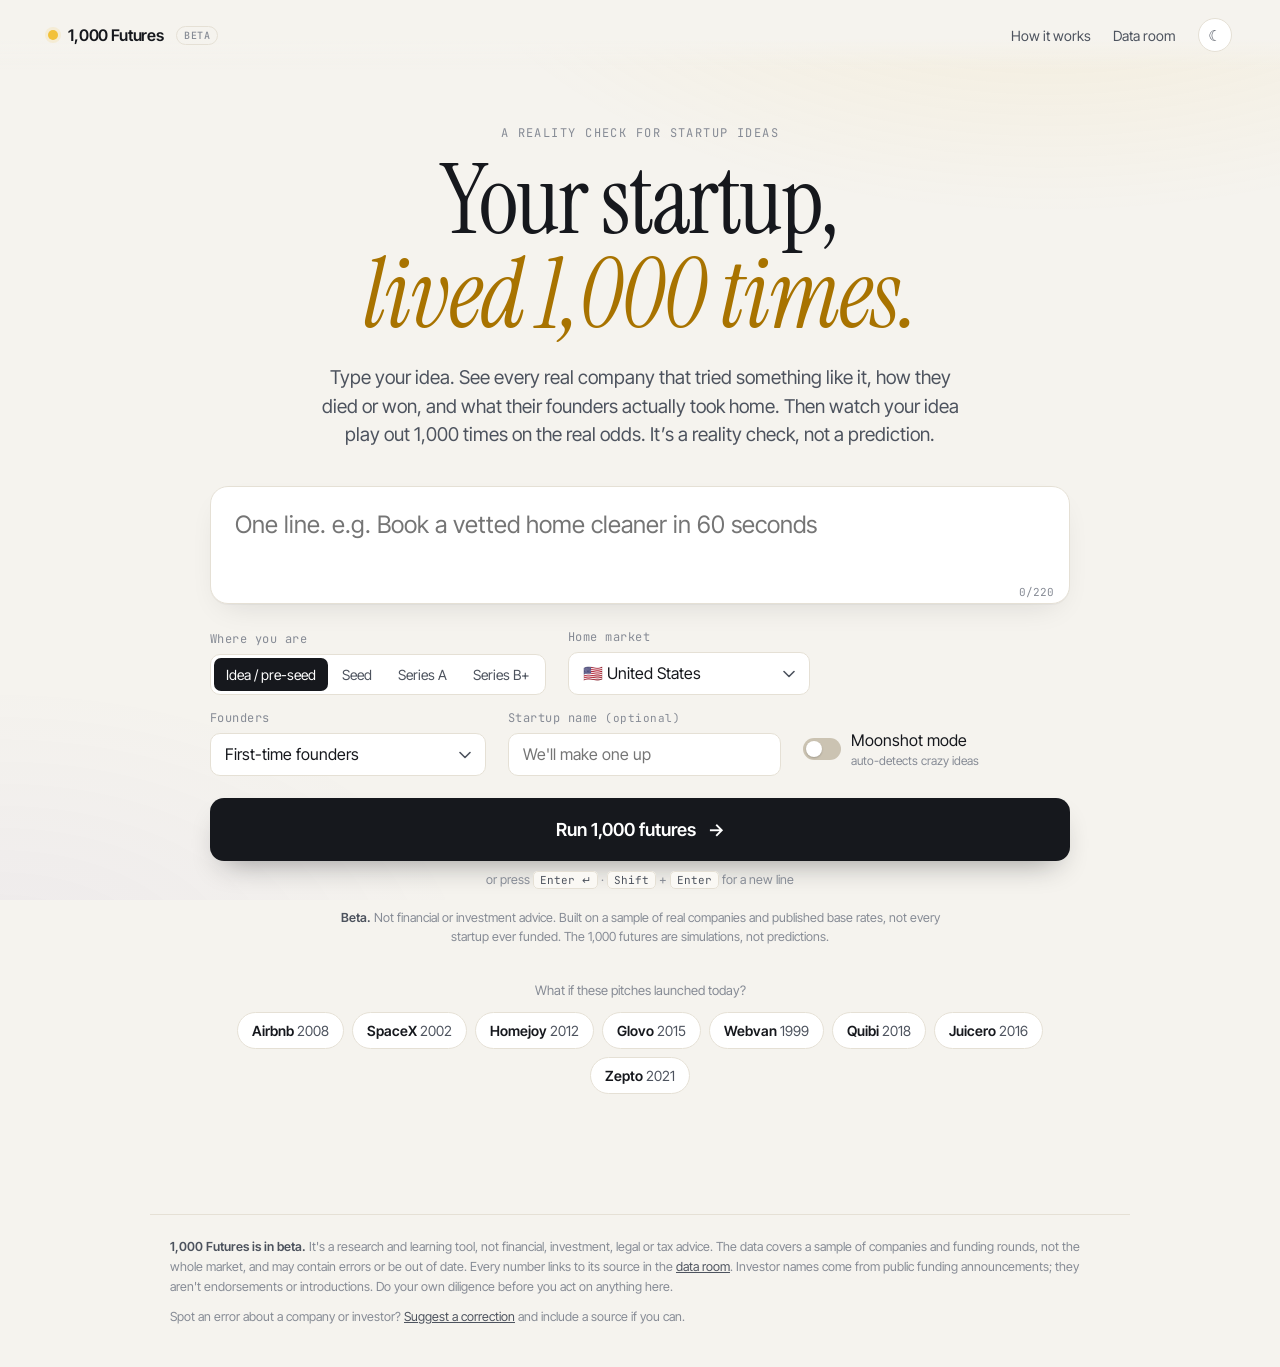
<file: index.html>
<!doctype html>
<html lang="en">
<head>
<meta charset="utf-8">
<script>try{if(localStorage.getItem('theme')==='dark')document.documentElement.dataset.theme='dark'}catch(e){}</script>
<meta name="viewport" content="width=device-width, initial-scale=1, viewport-fit=cover">
<title>1,000 Futures</title>
<meta name="description" content="Type your startup idea and watch it live 1,000 lives. Every death and every win comes from real startup history, with sources.">
<meta property="og:type" content="website">
<meta property="og:site_name" content="1,000 Futures">
<meta property="og:title" content="1,000 Futures: a reality check for startup ideas">
<meta property="og:description" content="Type an idea. See the real companies that tried it, how they died, who funds the space, and 1,000 simulated futures. Every number sourced.">
<meta property="og:url" content="https://aalind0.github.io/1000-futures/">
<meta property="og:image" content="https://aalind0.github.io/1000-futures/og.png">
<meta property="og:image:width" content="1200">
<meta property="og:image:height" content="630">
<meta property="og:image:alt" content="Your startup, lived 1,000 times: a grid of 1,000 dots, most red for futures that died, a few gold for unicorns.">
<meta name="twitter:card" content="summary_large_image">
<link rel="canonical" href="https://aalind0.github.io/1000-futures/">
<meta name="theme-color" content="#07080d">
<link rel="icon" href="data:image/svg+xml,%3Csvg xmlns='http://www.w3.org/2000/svg' viewBox='0 0 64 64'%3E%3Crect width='64' height='64' rx='14' fill='%2307080d'/%3E%3Ccircle cx='32' cy='32' r='11' fill='%23ffd84d'/%3E%3Ccircle cx='14' cy='16' r='3' fill='%23c4deff'/%3E%3Ccircle cx='50' cy='14' r='3' fill='%23ff5a4e'/%3E%3Ccircle cx='52' cy='48' r='3' fill='%23c4deff'/%3E%3Ccircle cx='12' cy='50' r='3' fill='%23ff5a4e'/%3E%3C/svg%3E">
<link rel="preconnect" href="https://fonts.googleapis.com">
<link rel="preconnect" href="https://fonts.gstatic.com" crossorigin>
<link href="https://fonts.googleapis.com/css2?family=Instrument+Serif:ital@0;1&family=Inter+Tight:wght@400;500;600;700&family=JetBrains+Mono:wght@400;500&display=swap" rel="stylesheet">
<link rel="stylesheet" href="styles.css">
</head>
<body>
<div class="stars" aria-hidden="true"></div>

<header class="topbar">
  <a class="brand" href="./"><span class="brand-dot"></span>1,000 Futures<span class="beta" title="Early version: the data is a sample and still growing">Beta</span></a>
  <nav>
    <a href="#how" data-scroll>How it works</a>
    <a href="data.html">Data room</a>
    <button class="theme-toggle" id="themeToggle" type="button" aria-label="Switch to dark mode" title="Switch to dark mode">☾</button>
  </nav>
</header>

<main>
  <!-- 1. PITCH -->
  <section id="pitch" class="screen pitch">
    <p class="eyebrow">A reality check for startup ideas</p>
    <h1>Your startup,<br><em>lived 1,000 times.</em></h1>
    <p class="lede">Type your idea. See every real company that tried something like it, how they died or won, and what their founders actually took home. Then watch your idea play out 1,000 times on the real odds. It’s a reality check, not a prediction.</p>

    <form id="pitchForm" autocomplete="off">
      <div class="idea-box">
        <textarea id="idea" rows="2" maxlength="220" placeholder="One line. e.g. Book a vetted home cleaner in 60 seconds" required></textarea>
        <span class="count" id="ideaCount">0/220</span>
      </div>

      <div class="controls">
        <div class="field">
          <span class="field-label">Where you are</span>
          <div class="seg" id="stageSeg" role="radiogroup" aria-label="Stage">
            <button type="button" data-v="pre_seed" class="on">Idea / pre-seed</button>
            <button type="button" data-v="seed">Seed</button>
            <button type="button" data-v="A">Series A</button>
            <button type="button" data-v="B">Series B+</button>
          </div>
        </div>
        <div class="field">
          <label class="field-label" for="market">Home market</label>
          <select id="market"></select>
        </div>
        <div class="field">
          <label class="field-label" for="founders">Founders</label>
          <select id="founders">
            <option value="first">First-time founders</option>
            <option value="repeat_win">Repeat founders with an exit</option>
            <option value="repeat_fail">Repeat founders, last one failed</option>
          </select>
        </div>
        <div class="field">
          <label class="field-label" for="startupName">Startup name <span class="opt">(optional)</span></label>
          <input id="startupName" class="text-in" type="text" maxlength="40" placeholder="We'll make one up">
        </div>
        <label class="moon-toggle" title="Moonshots die more often, take longer, and win bigger">
          <input type="checkbox" id="moon">
          <span class="switch" aria-hidden="true"></span>
          <span>Moonshot mode <small id="moonHint">auto-detects crazy ideas</small></span>
        </label>
      </div>

      <button class="run" type="submit"><span>Run 1,000 futures</span><span class="arrow">→</span></button>
      <p class="enter-hint">or press <kbd>Enter ↵</kbd> · <kbd>Shift</kbd> + <kbd>Enter</kbd> for a new line</p>
    </form>
    <p class="disclaimer" id="disclaimer"><b>Beta.</b> Not financial or investment advice. Built on a sample of real companies and published base rates, not every startup ever funded. The 1,000 futures are simulations, not predictions.</p>

    <div class="presets">
      <span class="presets-label">What if these pitches launched today?</span>
      <div id="presetChips" class="chips"></div>
    </div>
  </section>

  <!-- 2. READING -->
  <section id="reading" class="screen reading" hidden>
    <div class="reading-box">
      <p class="eyebrow">Reading your idea</p>
      <blockquote id="readIdea"></blockquote>
      <ol id="readLines" class="read-lines"></ol>
    </div>
  </section>

  <!-- 3. SIMULATION -->
  <section id="sim" class="screen sim" hidden>
    <div class="sim-head">
      <div class="sim-title">
        <p class="eyebrow" id="simMeta"></p>
        <p class="sim-idea" id="simIdea"></p>
      </div>
      <div class="year-wrap"><span class="year-label">Year</span><span class="year" id="year">2026</span></div>
    </div>
    <div class="counters">
      <div class="ctr alive"><b id="cAlive">1000</b><span>still alive</span></div>
      <div class="ctr dead"><b id="cDead">0</b><span>died</span></div>
      <div class="ctr exited"><b id="cExit">0</b><span>exited</span></div>
      <div class="ctr gold"><b id="cUni">0</b><span>hit $1B+</span></div>
    </div>
    <div class="stage-wrap">
      <canvas id="mv" aria-label="1,000 simulated futures moving through funding rounds"></canvas>
      <div class="tip" id="tip" hidden></div>
      <div class="winter-flash" id="winterFlash" hidden></div>
    </div>
    <div class="timebar">
      <span class="tl-y">2026</span>
      <input type="range" id="scrub" min="0" max="120" step="0.25" value="0" aria-label="Scrub through the ten years">
      <span class="tl-y">2036</span>
    </div>
    <div class="sim-foot">
      <div class="playback">
        <button id="btnPause" class="ghost">Pause</button>
        <div class="seg small" id="speedSeg">
          <button type="button" data-v="1" class="on">1×</button>
          <button type="button" data-v="2">2×</button>
          <button type="button" data-v="4">4×</button>
        </div>
        <button id="btnSkip" class="ghost">Skip to the end</button>
        <span class="keys">space pause · ←/→ scrub · S skip</span>
      </div>
      <ol class="ticker" id="ticker" aria-live="polite"></ol>
    </div>
  </section>

  <!-- 4. RESULTS -->
  <section id="results" class="results" hidden>
    <div class="brief" id="pBrief">
      <p class="eyebrow" id="briefEyebrow">The brief</p>
      <h2 class="brief-idea" id="briefIdea"></h2>
      <p class="brief-space" id="briefSpace"></p>
      <div class="brief-grid" id="briefGrid"></div>
      <div class="actions">
        <button id="btnShare" class="primary">Get my share card</button>
        <button id="btnChallenge" class="ghost">Challenge a friend</button>
        <button id="btnNew" class="ghost">New idea</button>
      </div>
    </div>

    <div class="panel" id="pComps">
      <h3>Who already tried this <span class="evidence" id="compsEv"></span></h3>
      <p class="panel-sub" id="triedSub">The real companies closest to your idea: who they were, how they ended, and the sources. Tap any one for its rounds and story.</p>
      <div id="comps" class="comps"></div>
    </div>

    <div class="panel grave-panel" id="pGrave">
      <h3>The graveyard <span class="evidence" id="graveEv"></span></h3>
      <p class="panel-sub" id="graveSub"></p>
      <div class="grave-causes" id="graveCauses"></div>
      <div class="graves" id="graves"></div>
    </div>

    <div class="panel version-panel" id="pVersion">
      <h3>What version of this idea wins <span class="evidence" id="versionEv"></span></h3>
      <p class="version-headline" id="versionHeadline"></p>
      <ul class="version-verdicts" id="versionVerdicts"></ul>
      <p class="panel-sub" id="versionSub"></p>
      <div class="vs-table" id="versionTable"></div>
      <h4 class="sub-h">What the winners did</h4>
      <div class="winners" id="versionWinners"></div>
      <h4 class="sub-h">How the others died</h4>
      <div class="died-list" id="versionDied"></div>
      <h4 class="sub-h">Better neighbours</h4>
      <p class="panel-sub small">Niches next to yours where real companies did better. Re-run your idea there in one tap; the companies that made it there are your playbook.</p>
      <div class="neighbours" id="versionNeighbours"></div>
    </div>

    <div class="panel funders-panel" id="pFunders">
      <h3>Who funds this <span class="evidence" id="fundEv"></span></h3>
      <p class="version-headline" id="fundHeadline"></p>
      <p class="panel-sub" id="fundSub"></p>
      <div class="fund-controls" id="fundControls">
        <div class="seg small" id="fundStage" role="radiogroup" aria-label="Stage filter">
          <button type="button" data-v="fit" class="on" id="fundFitBtn">Your next round</button>
          <button type="button" data-v="all">Any stage</button>
        </div>
        <div class="seg small" id="fundPlace" role="radiogroup" aria-label="Where they invest">
          <button type="button" data-v="any" class="on">Anywhere</button>
          <button type="button" data-v="region" id="fundRegionBtn">Your region</button>
        </div>
      </div>
      <div class="funders" id="funders"></div>
      <div class="also-seen" id="alsoSeen"></div>
      <div class="actions">
        <button type="button" class="ghost" id="btnFundMore" hidden>Show all</button>
        <button type="button" class="ghost" id="btnFundCSV">Download the target list (CSV)</button>
        <button type="button" class="ghost" id="btnFundCopy">Copy the list</button>
      </div>
      <p class="fund-note" id="fundNote"></p>
    </div>

    <div class="panel questions-panel" id="pQuestions">
      <h3>Questions investors will ask you</h3>
      <p class="panel-sub">Built from how real companies in your space died, and what the winners did. Have an answer to each before your first meeting.</p>
      <ol class="questions" id="questions"></ol>
      <div class="actions"><button type="button" class="ghost" id="btnCopyQs">Copy the questions</button></div>
    </div>

    <div class="part-divider" id="pSim">
      <p class="eyebrow">Part two · The simulation</p>
      <h3>Your idea, lived 1,000 times</h3>
      <p>Everything above is sourced: real companies, real rounds, real investors. Everything below is a model. It takes published base rates for your stage and region, nudges them a little with the companies above, and plays the idea out 1,000 times. Treat it as a stress test, not a forecast.</p>
    </div>

    <div class="verdict">
      <div class="verdict-text">
        <p class="eyebrow" id="vEyebrow">The verdict</p>
        <h2 class="big"><span id="vNum">0</span><span class="of">/1,000</span></h2>
        <p class="verdict-line" id="vLine"></p>
        <div class="stat-row" id="vStats"></div>
        <div class="actions">
          <button id="btnShare2" class="primary">Get my share card</button>
          <button id="btnReplay" class="ghost">Replay the 1,000 futures</button>
        </div>
        <p class="fine" id="vFine"></p>
      </div>
      <canvas id="gridCanvas" class="grid-canvas" width="480" height="300" aria-label="All 1,000 outcomes"></canvas>
    </div>

    <div class="panel why-panel" id="pWhy">
      <h3 id="whyTitle">Why this number?</h3>
      <p class="panel-sub">Where the headline comes from, step by step. Most of it is the base rate for any startup like yours; the rest is evidence from the real companies closest to your idea.</p>
      <div class="why" id="whyRows"></div>
      <p class="fine" id="whyNote"></p>
    </div>

    <div class="panel" id="pTake">
      <h3>What you'd actually take home <span class="model-tag">model</span></h3>
      <p class="panel-sub">Every round shrinks your stake, and when the company sells, investors get their money back before you see a cent. This is what lands in your pocket, per founder, across all 1,000 futures.</p>
      <div class="take-controls">
        <div class="field">
          <span class="field-label">Co-founders</span>
          <div class="seg small" id="cofSeg" role="radiogroup" aria-label="Number of co-founders">
            <button type="button" data-v="1">1</button><button type="button" data-v="2" class="on">2</button><button type="button" data-v="3">3</button><button type="button" data-v="4">4</button>
          </div>
        </div>
        <div class="field">
          <label class="field-label" for="salary">Your alternative: a job paying</label>
          <div class="money-in">$<input id="salary" type="number" min="0" step="10000" value="150000" inputmode="numeric"><span>/ year</span></div>
        </div>
      </div>
      <div class="take-stats" id="takeStats"></div>
      <div class="take-bars" id="takeBars"></div>
      <div class="trap" id="takeTrap"></div>
      <div class="own" id="takeOwn"></div>
      <p class="fine" id="takeFine"></p>
    </div>

    <div class="panel" id="pBecame">
      <h3>What it became <span class="model-tag">model</span></h3>
      <p class="panel-sub" id="becameSub"></p>
      <div class="endings" id="becameEndings"></div>
      <h4 class="sub-h">The unicorn pace</h4>
      <p class="panel-sub small" id="paceSub"></p>
      <div class="pace" id="becamePace"></div>
      <div class="where" id="whereBox"></div>
    </div>

    <div class="panel" id="pKillers">
      <h3>How it dies <span class="model-tag">model</span></h3>
      <p class="panel-sub">The most common causes of death across your 999 alternate lives, and the real companies that died the same way.</p>
      <div id="killers" class="killers"></div>
    </div>

    <div class="panel" id="pMarkets">
      <h3>Where it would have worked <span class="model-tag">model</span></h3>
      <p class="panel-sub">The same idea, re-run 1,000 times in every market. Base rates differ by region, and so does what happened to the closest real companies there.</p>
      <div id="markets" class="markets"></div>
      <div id="twins" class="twins"></div>
    </div>

    <div class="panel" id="pTiming" hidden>
      <h3 id="timingTitle">Too early, or right on time?</h3>
      <div id="timing"></div>
    </div>

    <div class="panel moon-panel" id="pMoon" hidden>
      <h3>Everyone said it was crazy</h3>
      <p class="panel-sub">Moonshots don't follow average odds. More of them die, they take longer, and the winners are enormous. These are the real ones.</p>
      <div id="moonStories" class="stories"></div>
    </div>


    <div class="panel" id="pPivot">
      <h3>Pivot it</h3>
      <p class="panel-sub">Change one thing and see how the odds move. Each line is another 1,000 futures.</p>
      <div id="pivots" class="pivots"></div>
    </div>

    <div class="panel method" id="how">
      <h3>How this works</h3>
      <div id="methodText" class="method-text"></div>
      <a class="data-link" href="data.html">Open the data room: every company, every number, every source →</a>
    </div>
  </section>
</main>

<footer class="site-foot">
  <p><b>1,000 Futures is in beta.</b> It's a research and learning tool, not financial, investment, legal or tax advice. The data covers a sample of companies and funding rounds, not the whole market, and may contain errors or be out of date. Every number links to its source in the <a href="data.html">data room</a>. Investor names come from public funding announcements; they aren't endorsements or introductions. Do your own diligence before you act on anything here.</p>
  <p class="fix-foot" data-fix-wrap hidden>Spot an error about a company or investor? <a data-fix="1,000 Futures data" target="_blank" rel="noopener">Suggest a correction</a> and include a source if you can.</p>
</footer>

<dialog id="dlg" class="dlg">
  <button class="dlg-close" id="dlgClose" aria-label="Close">×</button>
  <div id="dlgBody"></div>
</dialog>

<dialog id="shareDlg" class="dlg share-dlg">
  <button class="dlg-close" data-close aria-label="Close">×</button>
  <div class="share-body">
    <div class="share-preview"><canvas id="shareCanvas" width="1080" height="1920"></canvas></div>
    <div class="share-side">
      <h3>Share your multiverse</h3>
      <div class="seg small" id="cardSeg">
        <button type="button" data-v="story" class="on">Story 9:16</button>
        <button type="button" data-v="post">Post 4:5</button>
        <button type="button" data-v="wide">Link 1.91:1</button>
        <button type="button" data-v="obit">Obituary</button>
        <button type="button" data-v="best">Best life</button>
      </div>
      <button id="btnDownload" class="primary">Download image</button>
      <button id="btnCopyLink" class="ghost">Copy link to these exact futures</button>
      <button id="btnCopyText" class="ghost">Copy text + emoji grid</button>
      <pre id="shareText" class="share-text"></pre>
    </div>
  </div>
</dialog>

<div class="toast" id="toast" hidden></div>
<script type="module" src="js/main.js"></script>
</body>
</html>
</file>
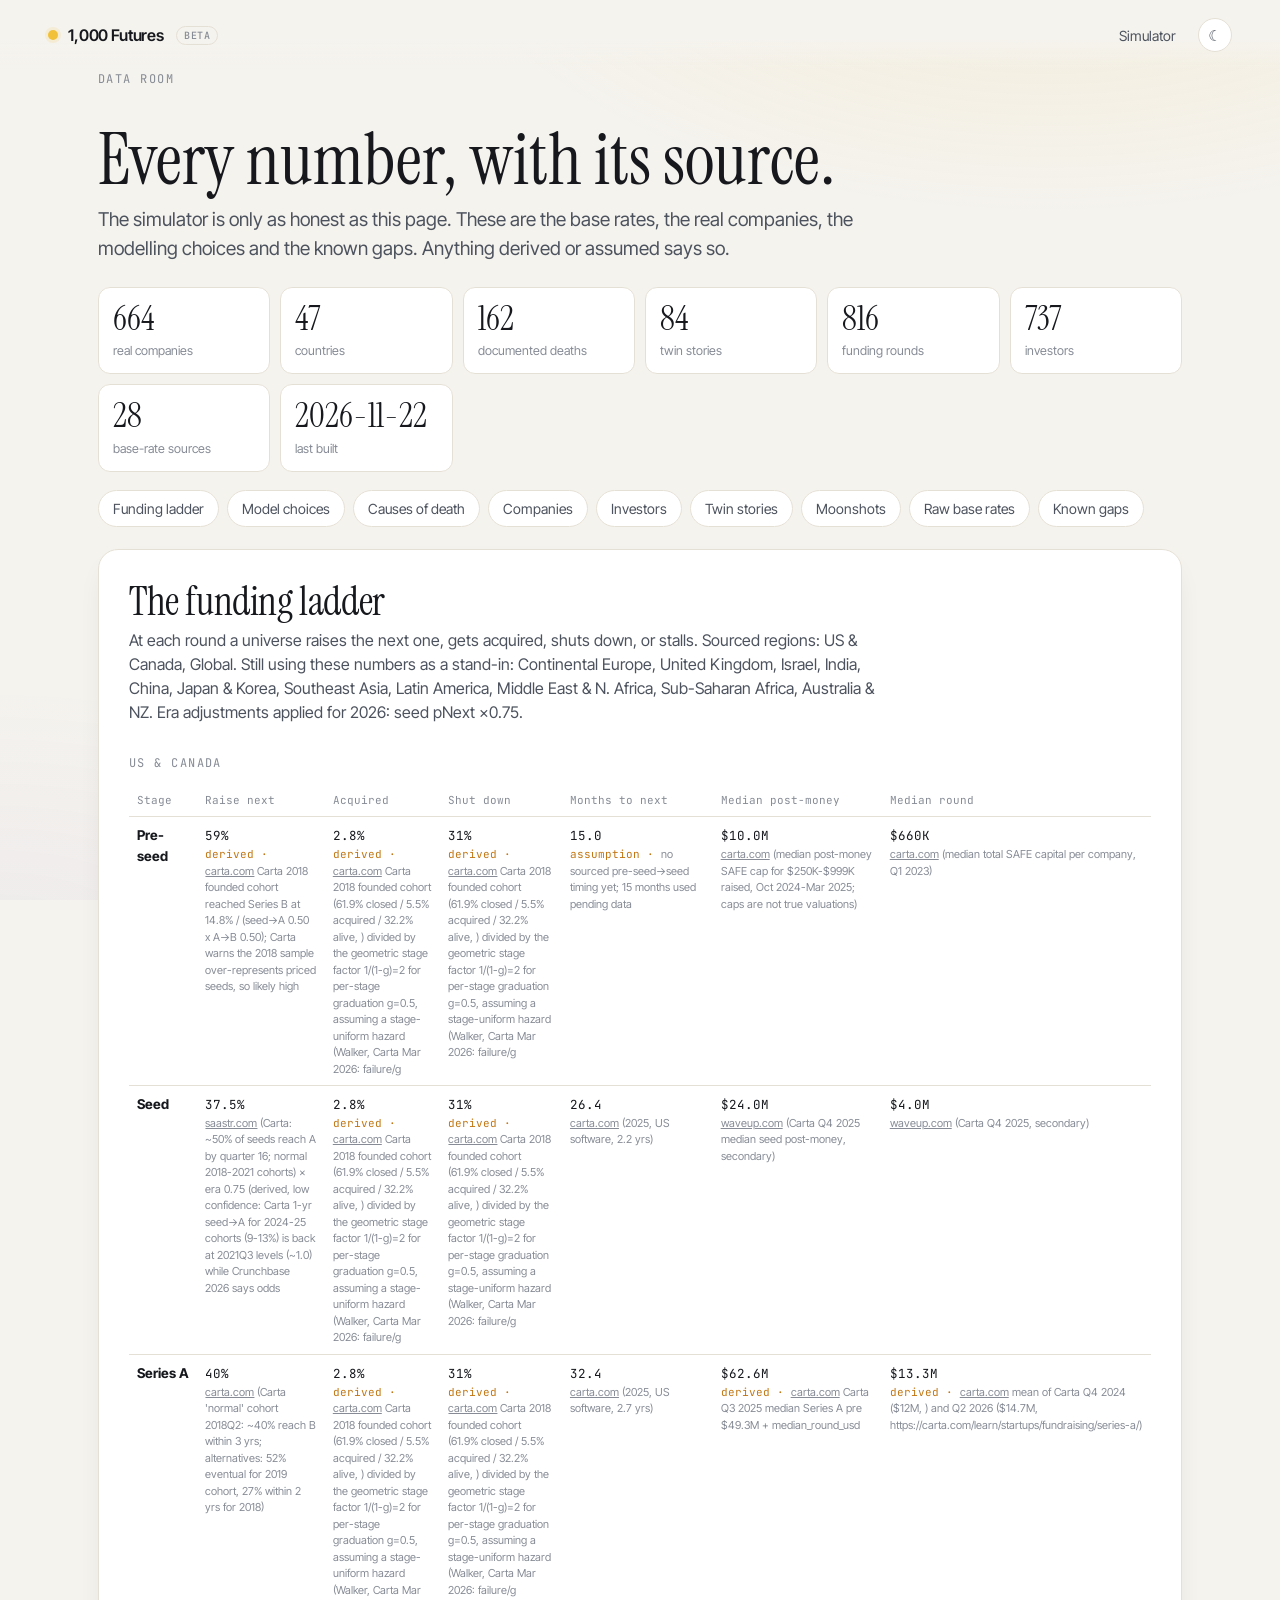
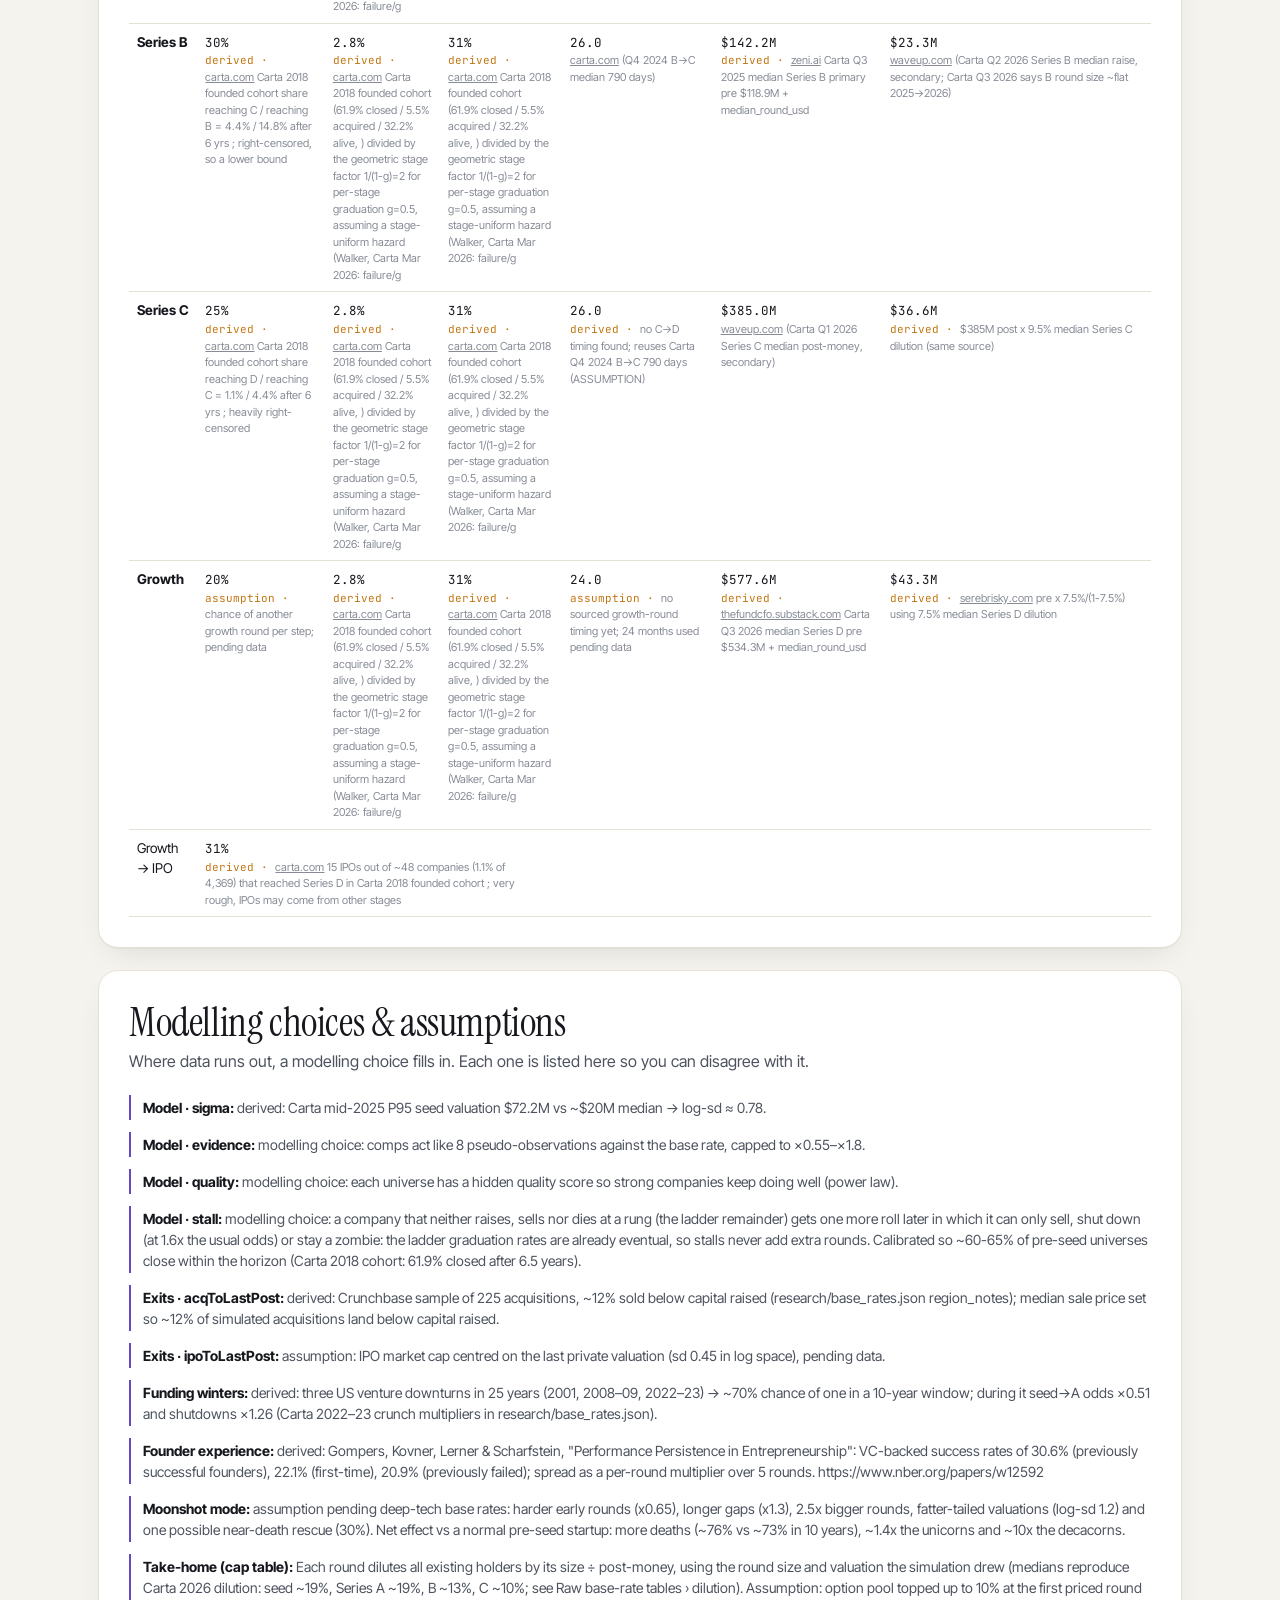
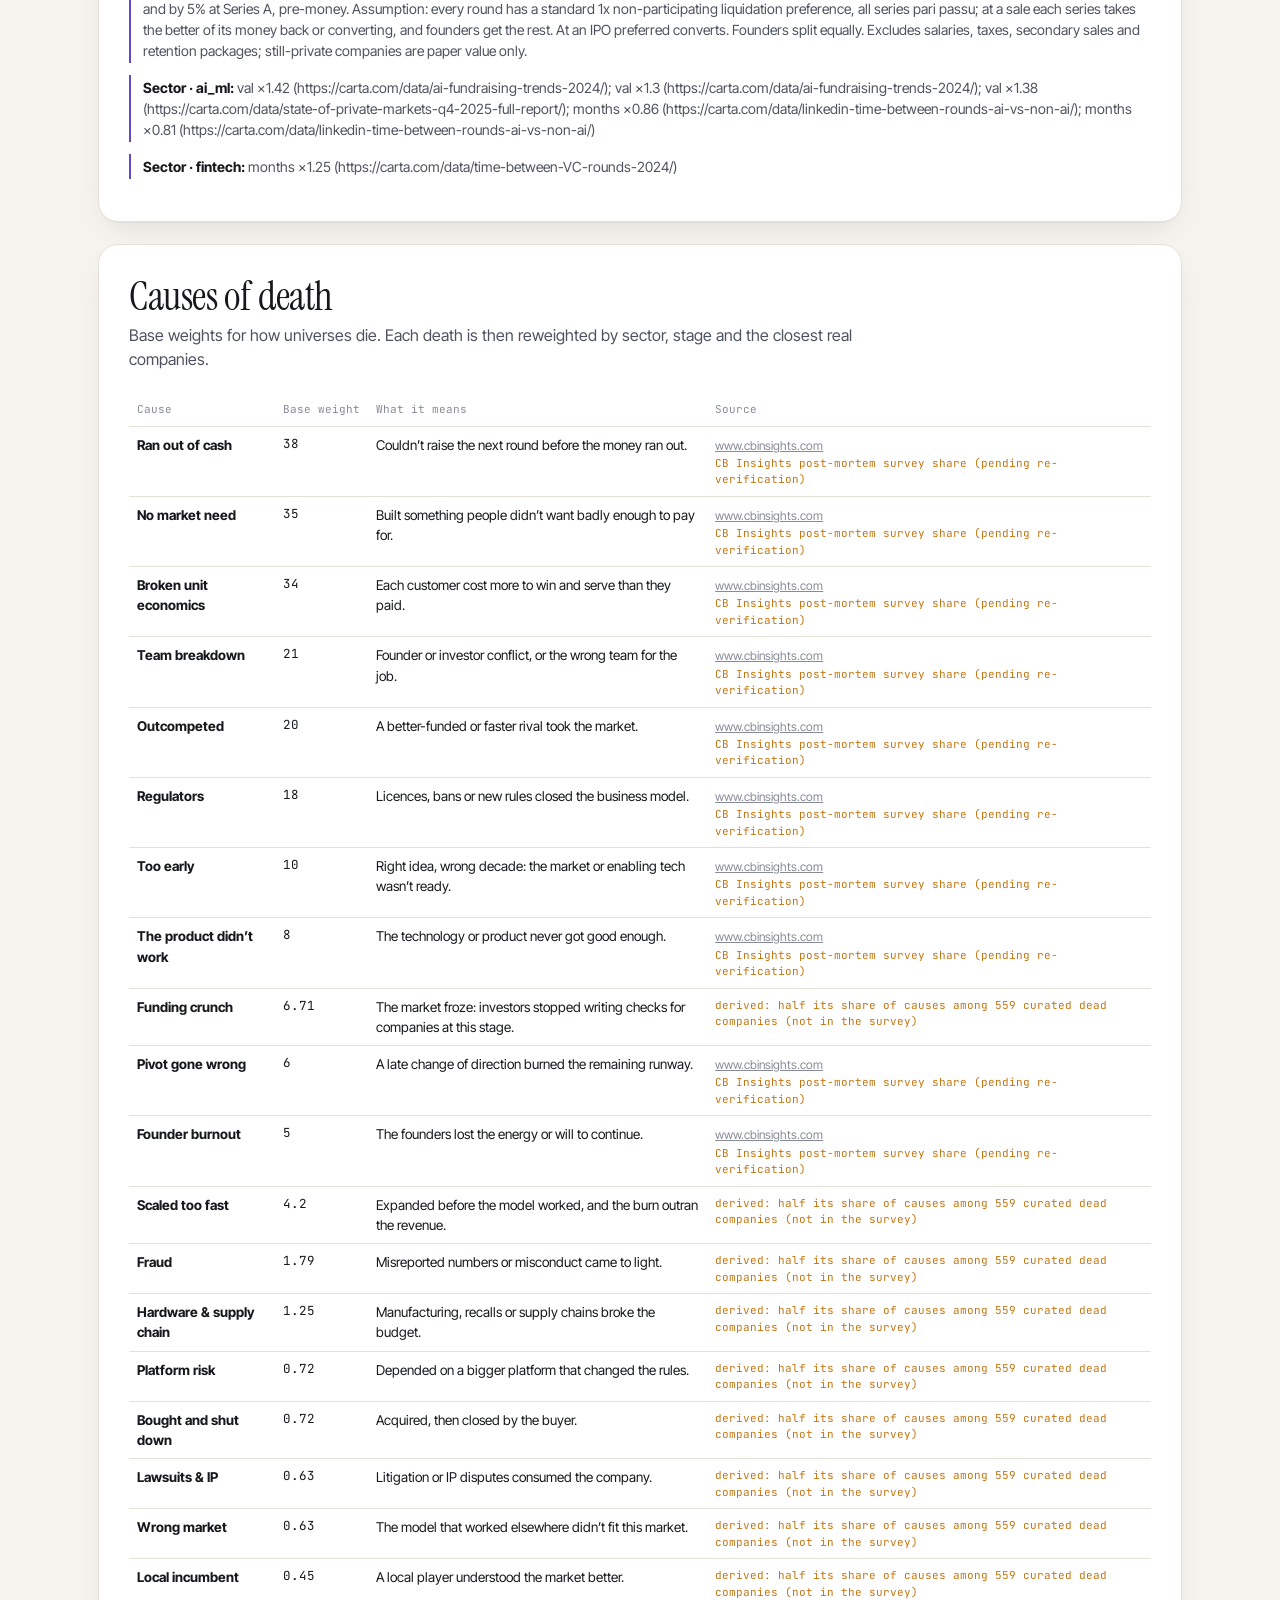
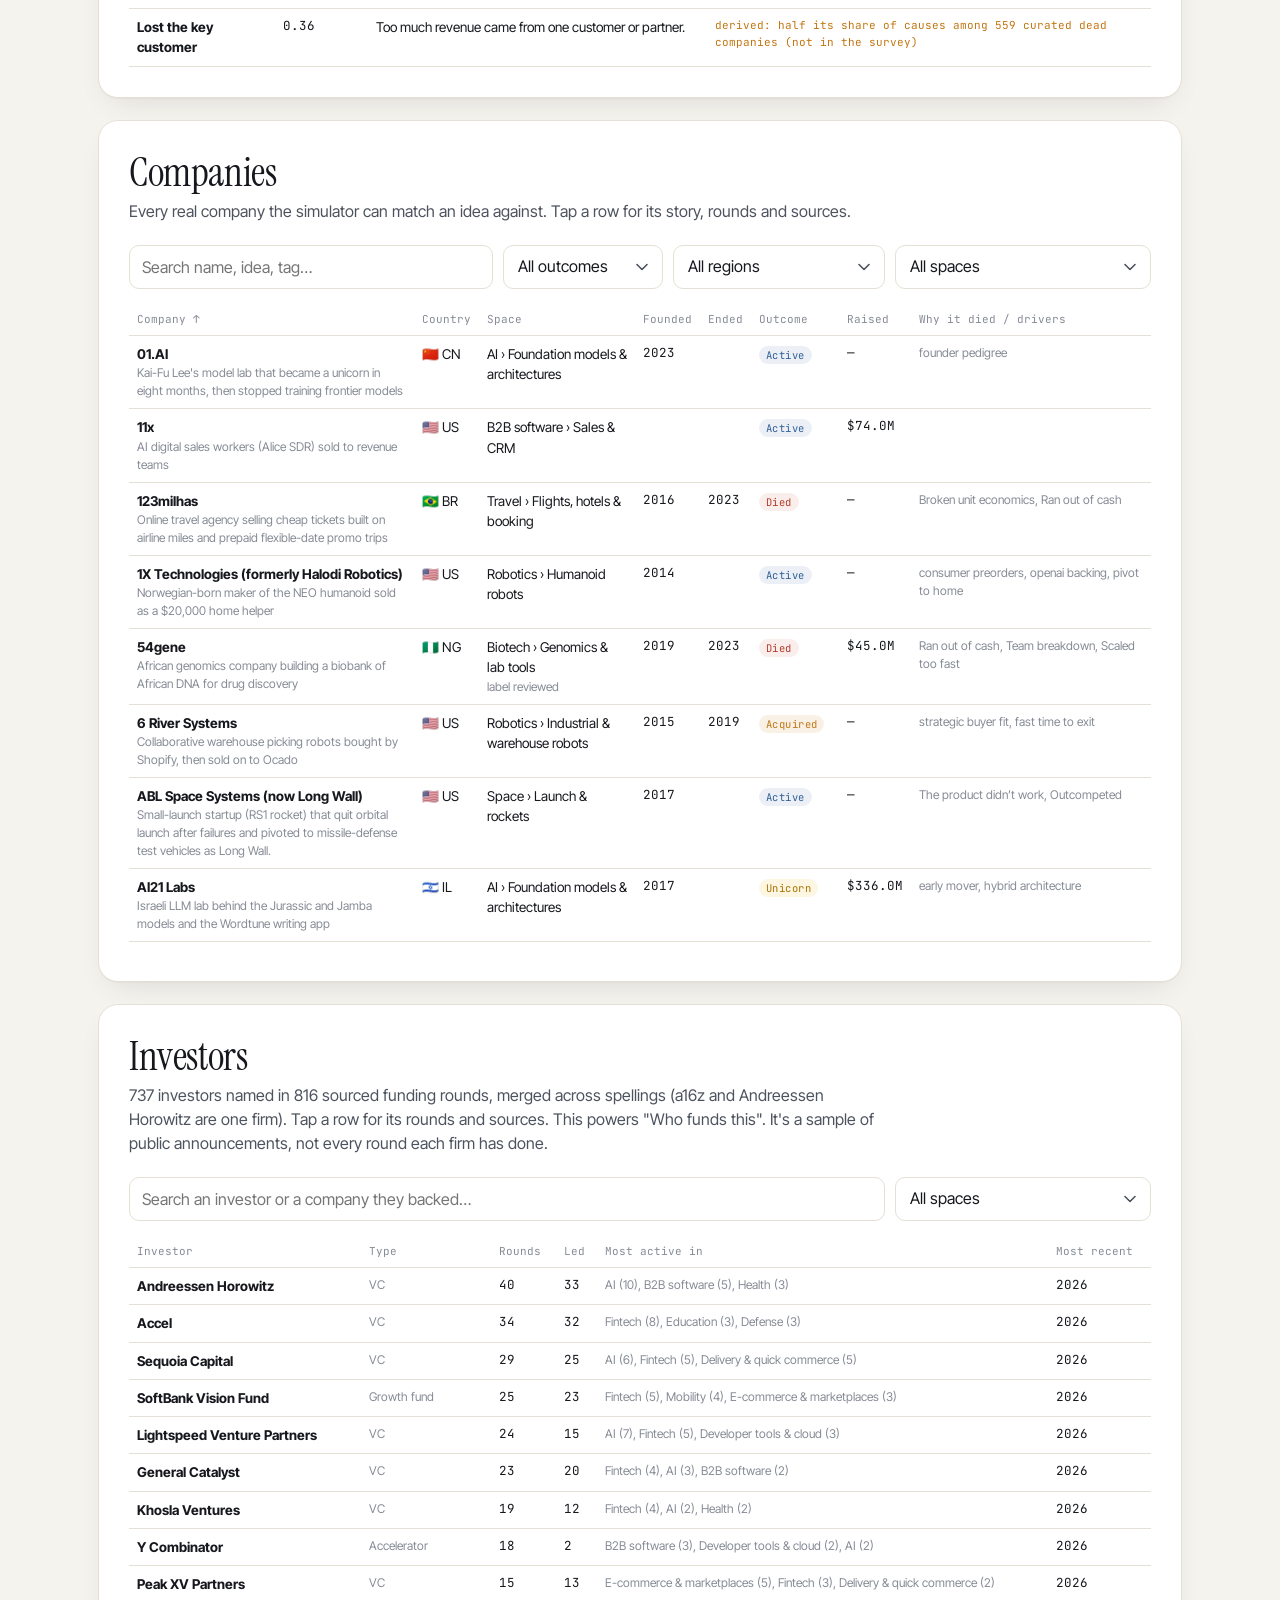
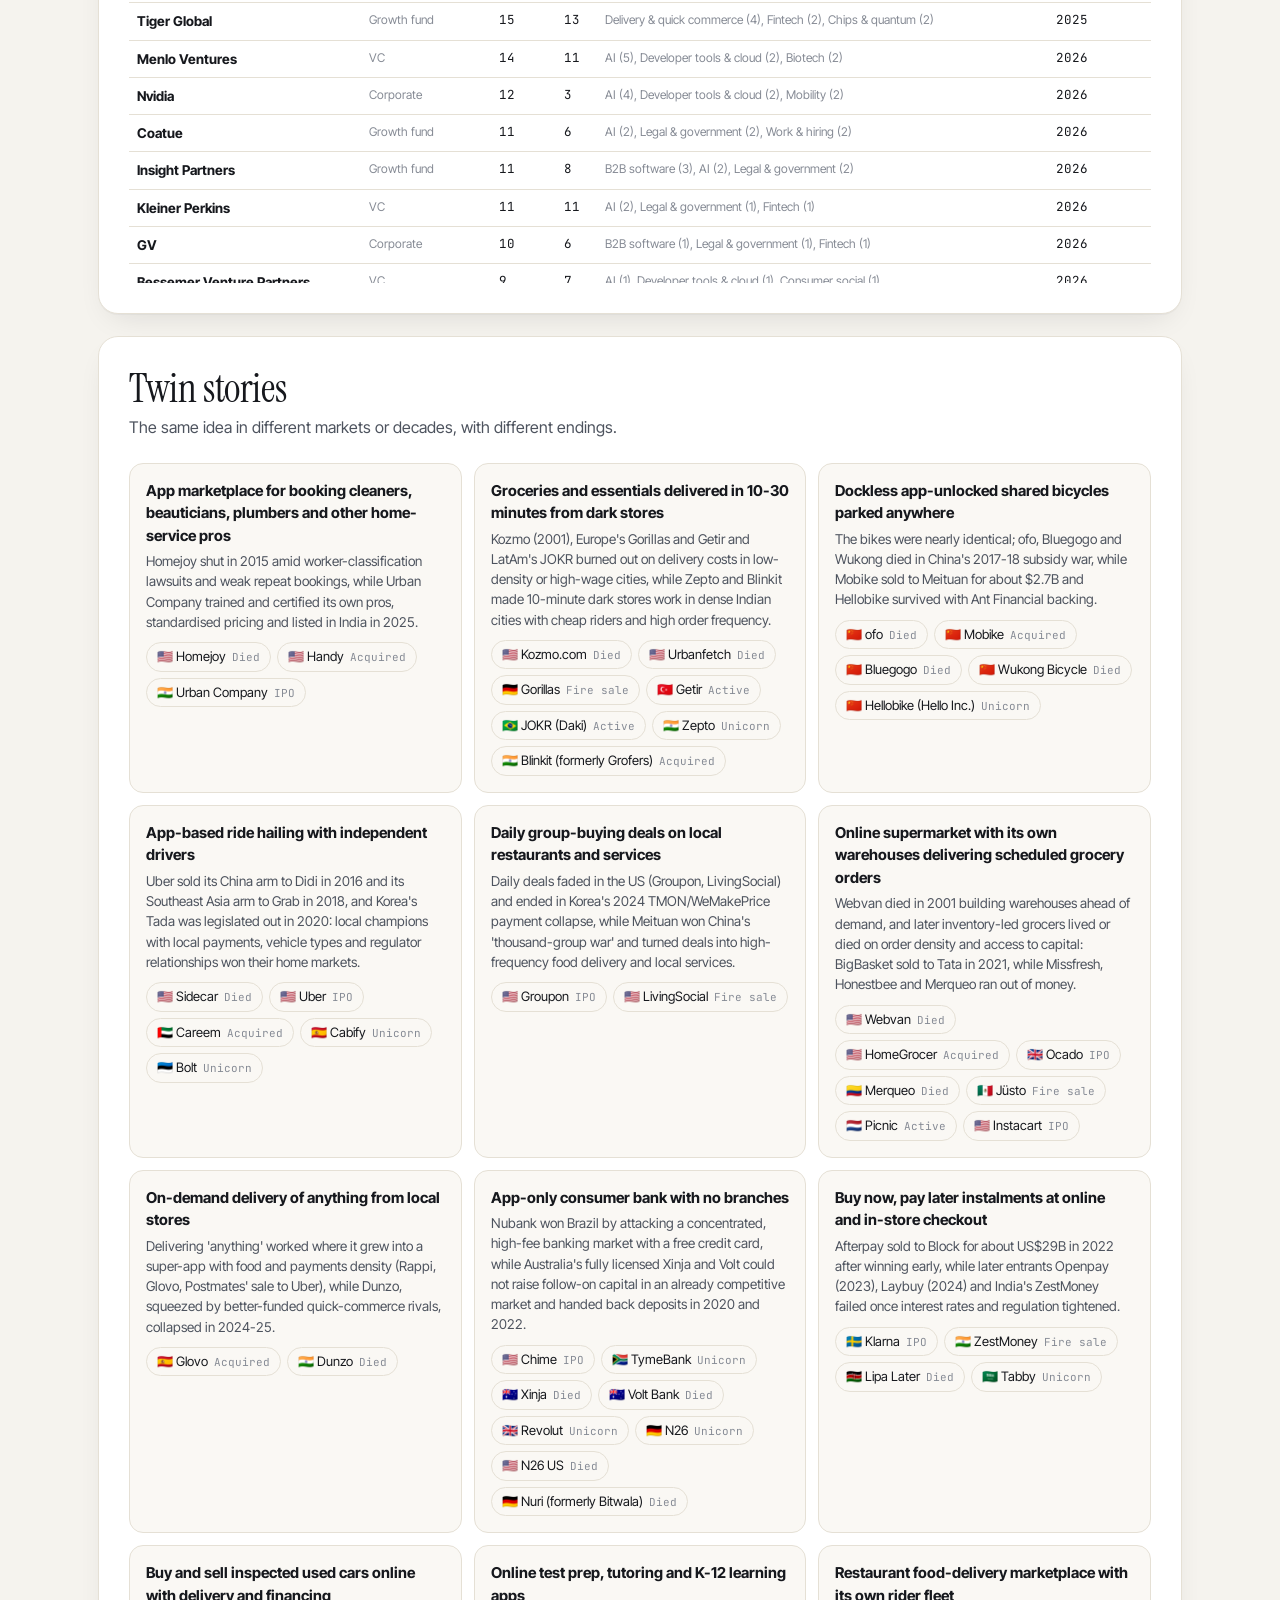
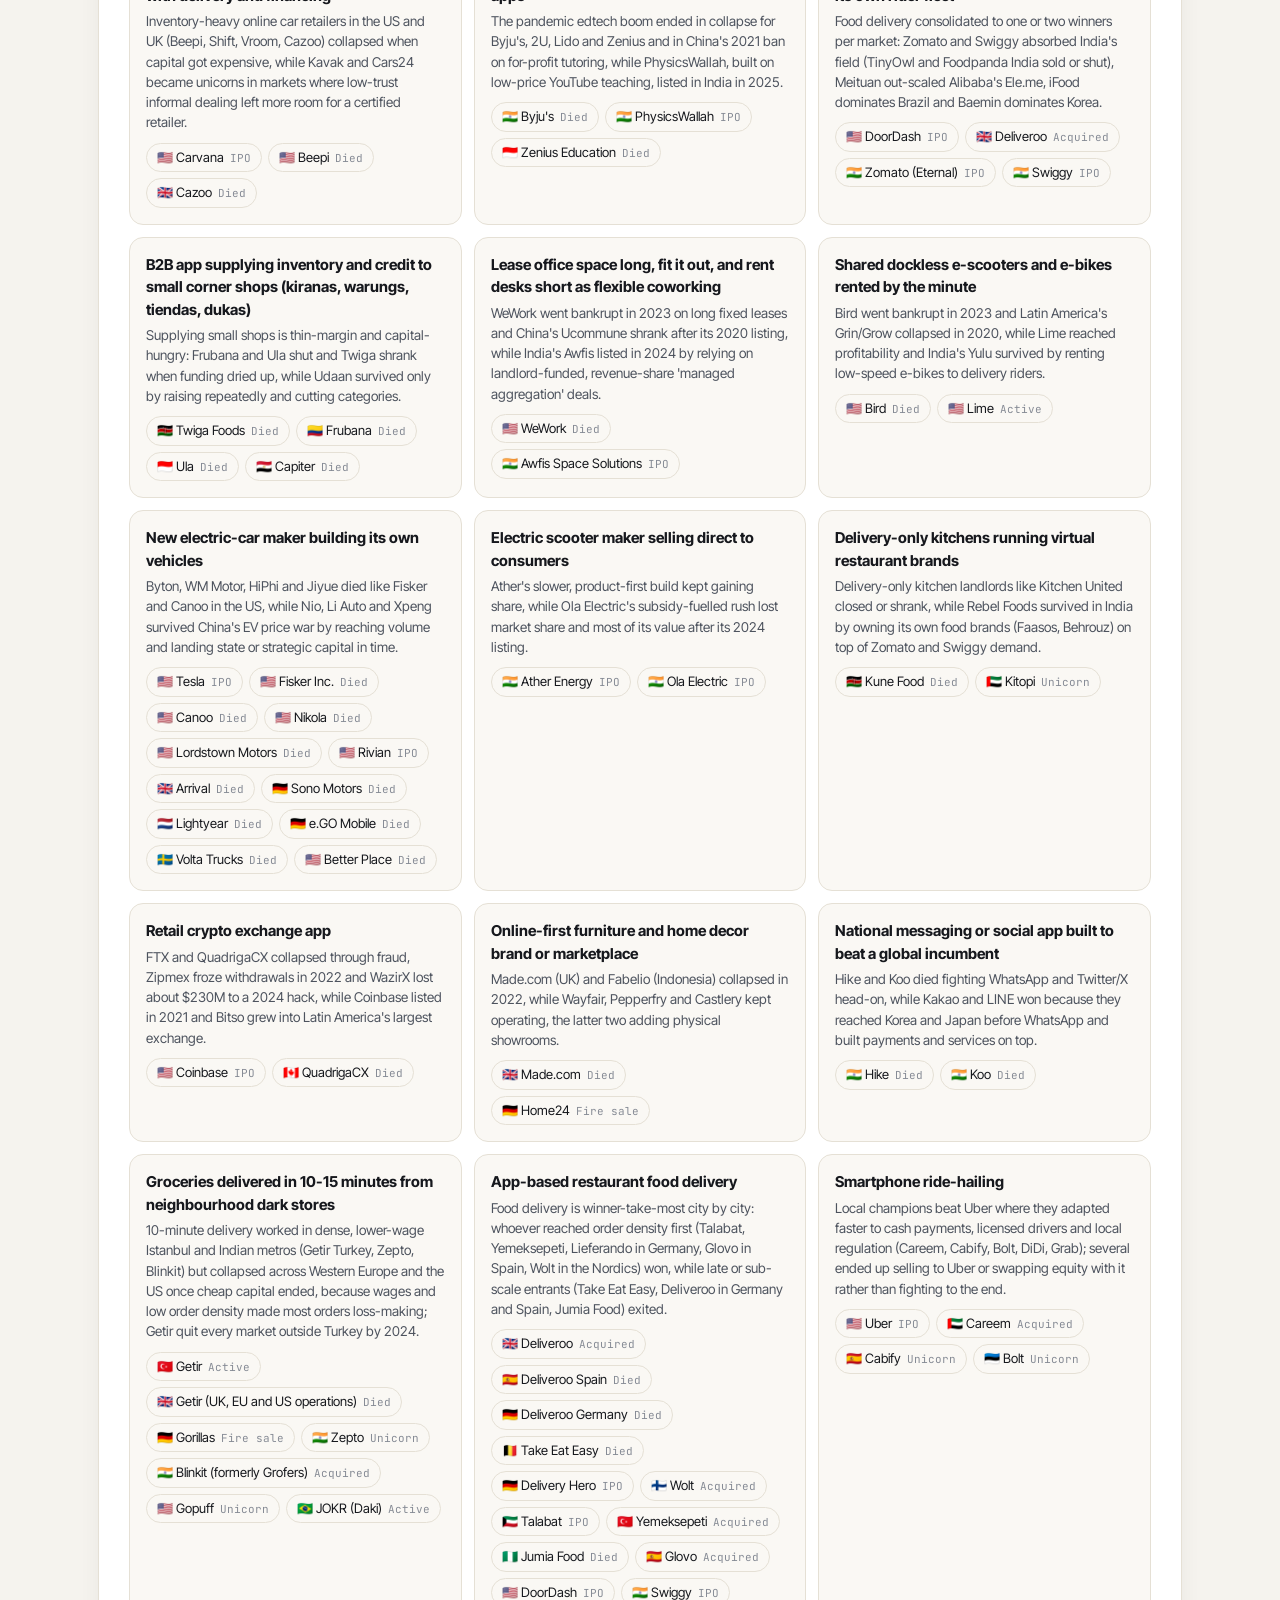
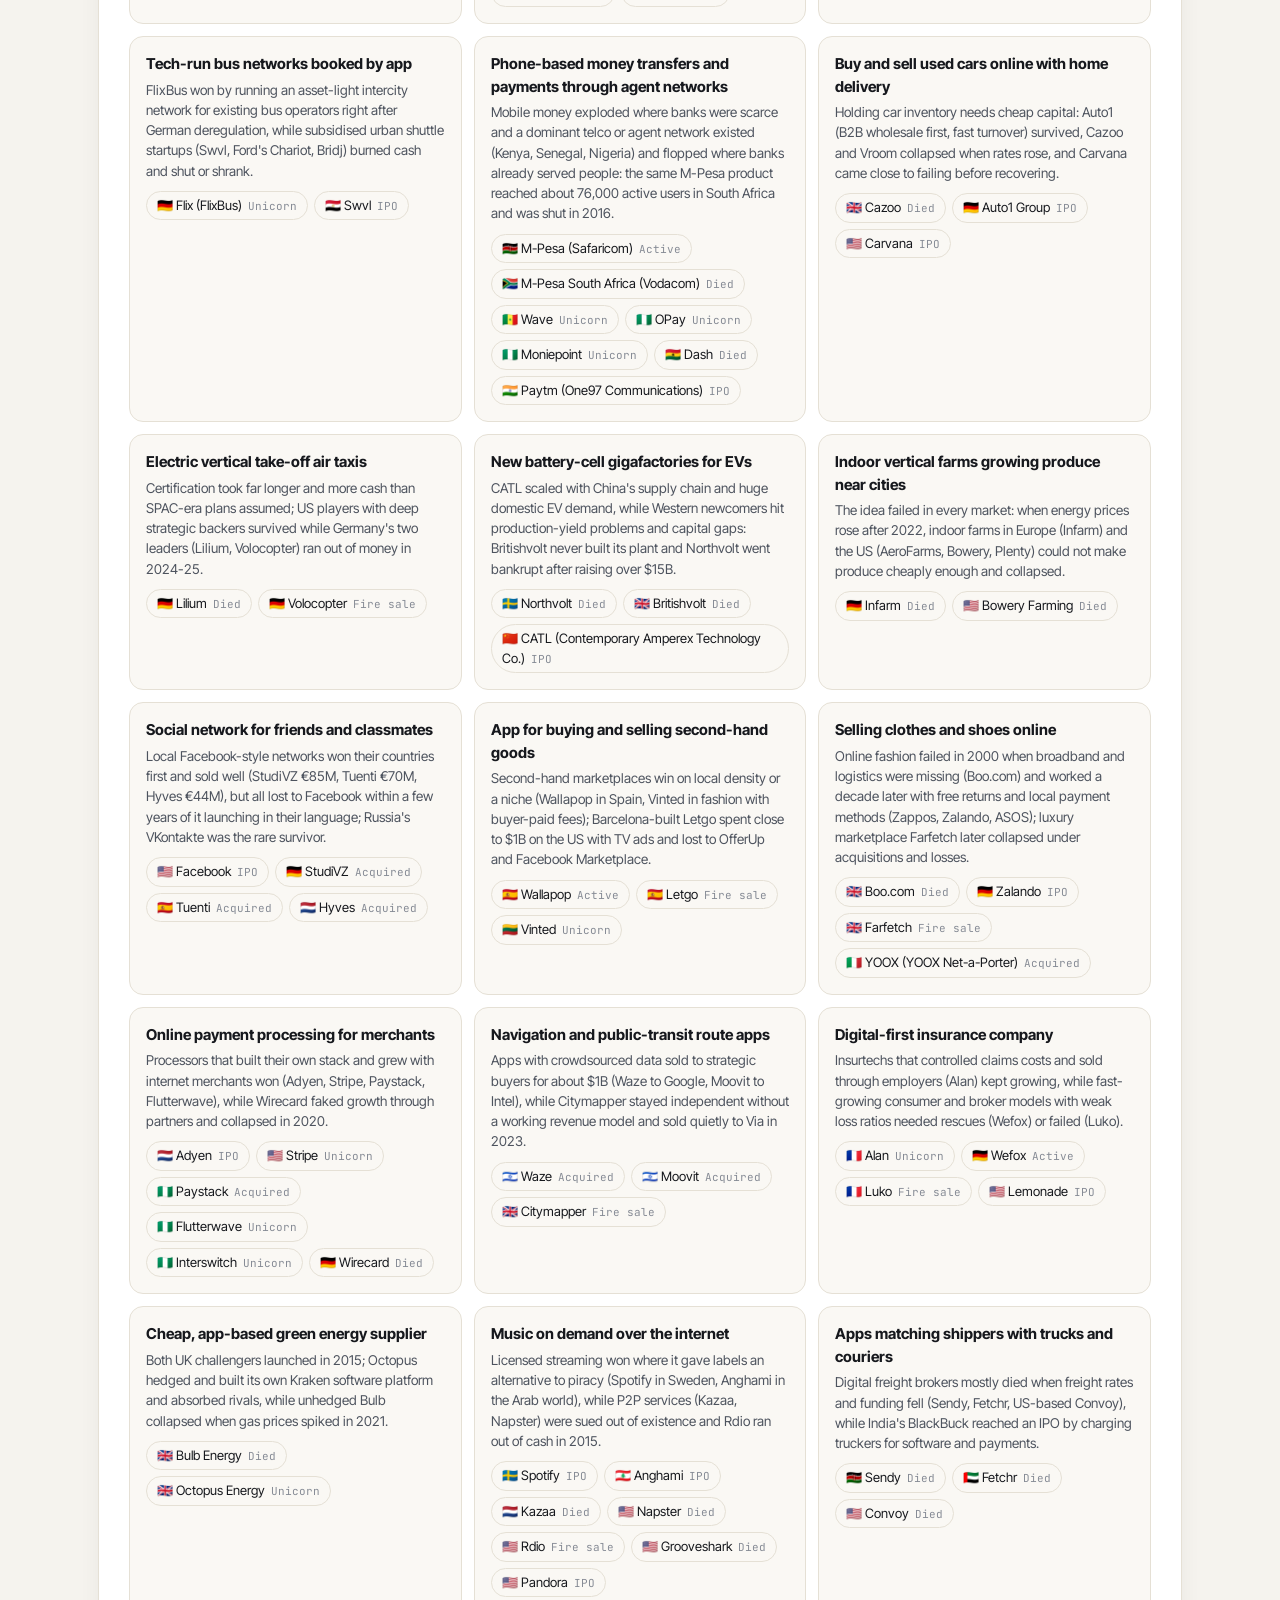
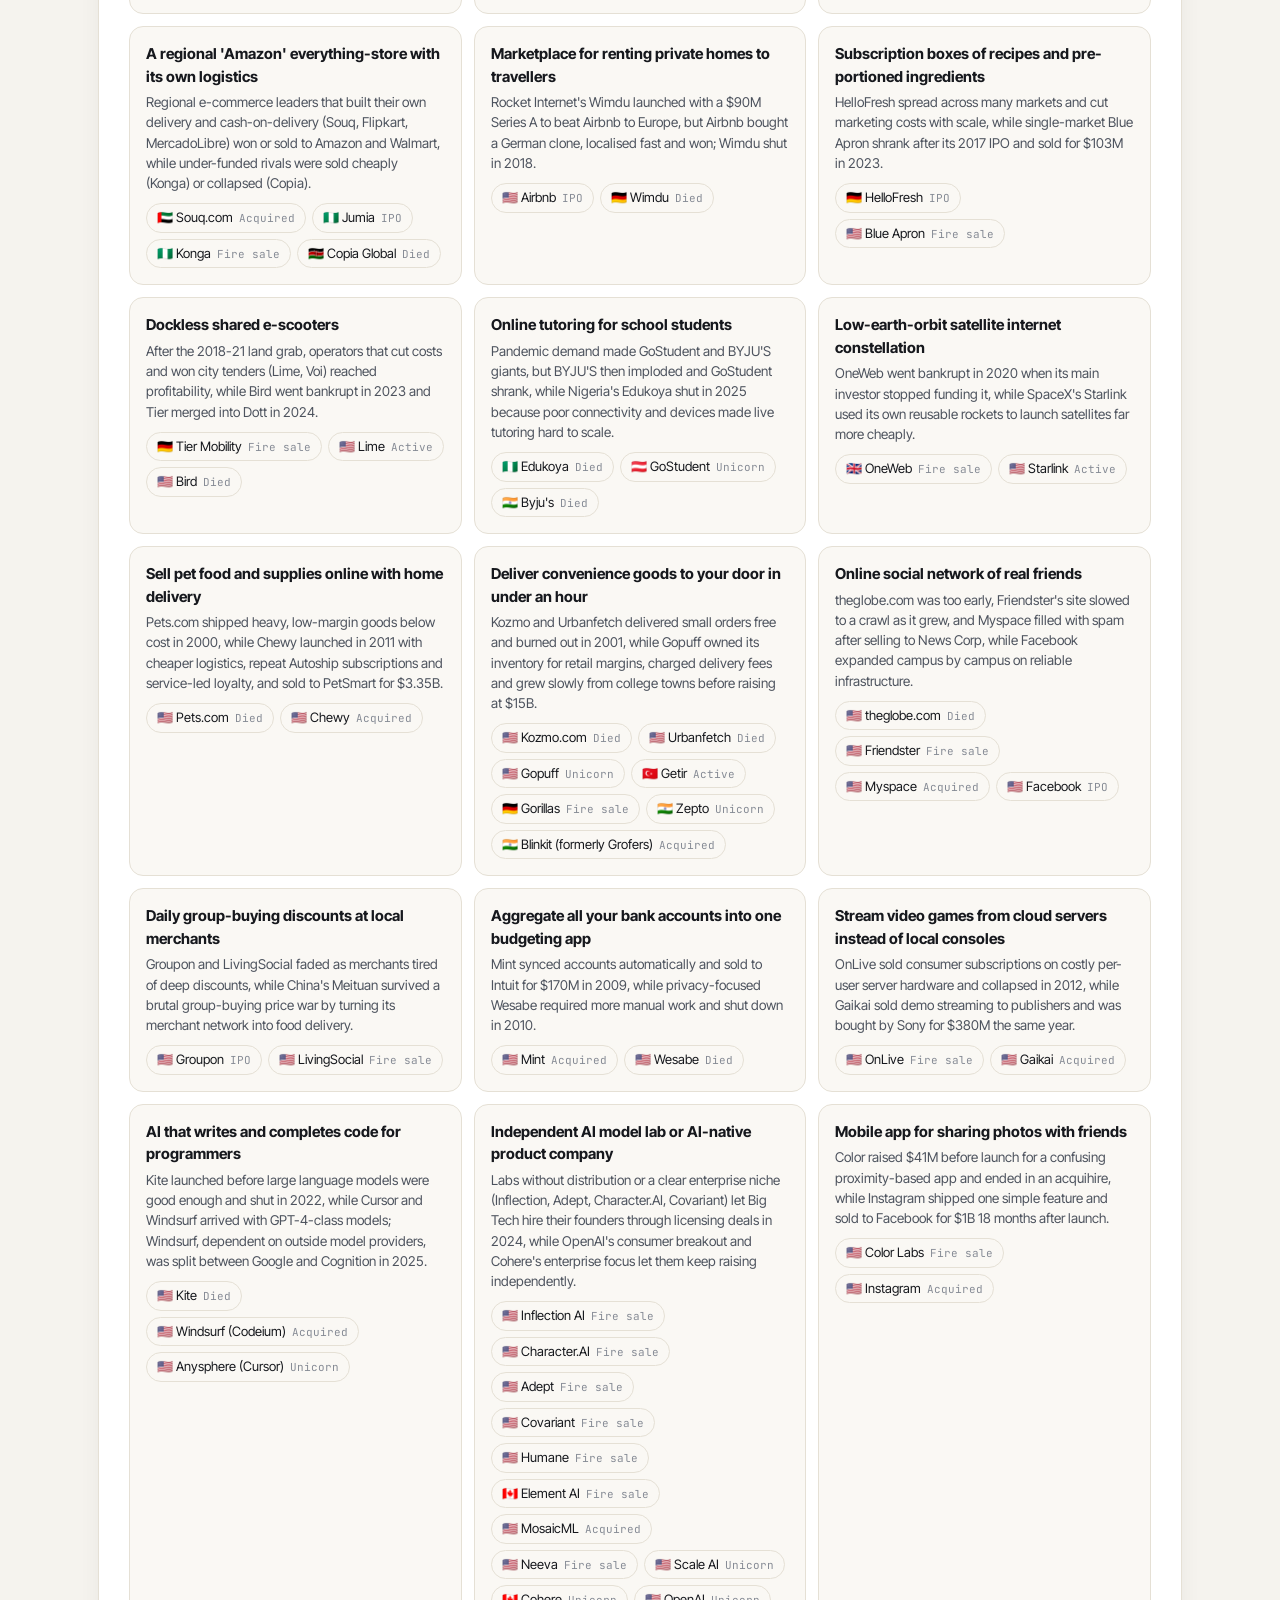
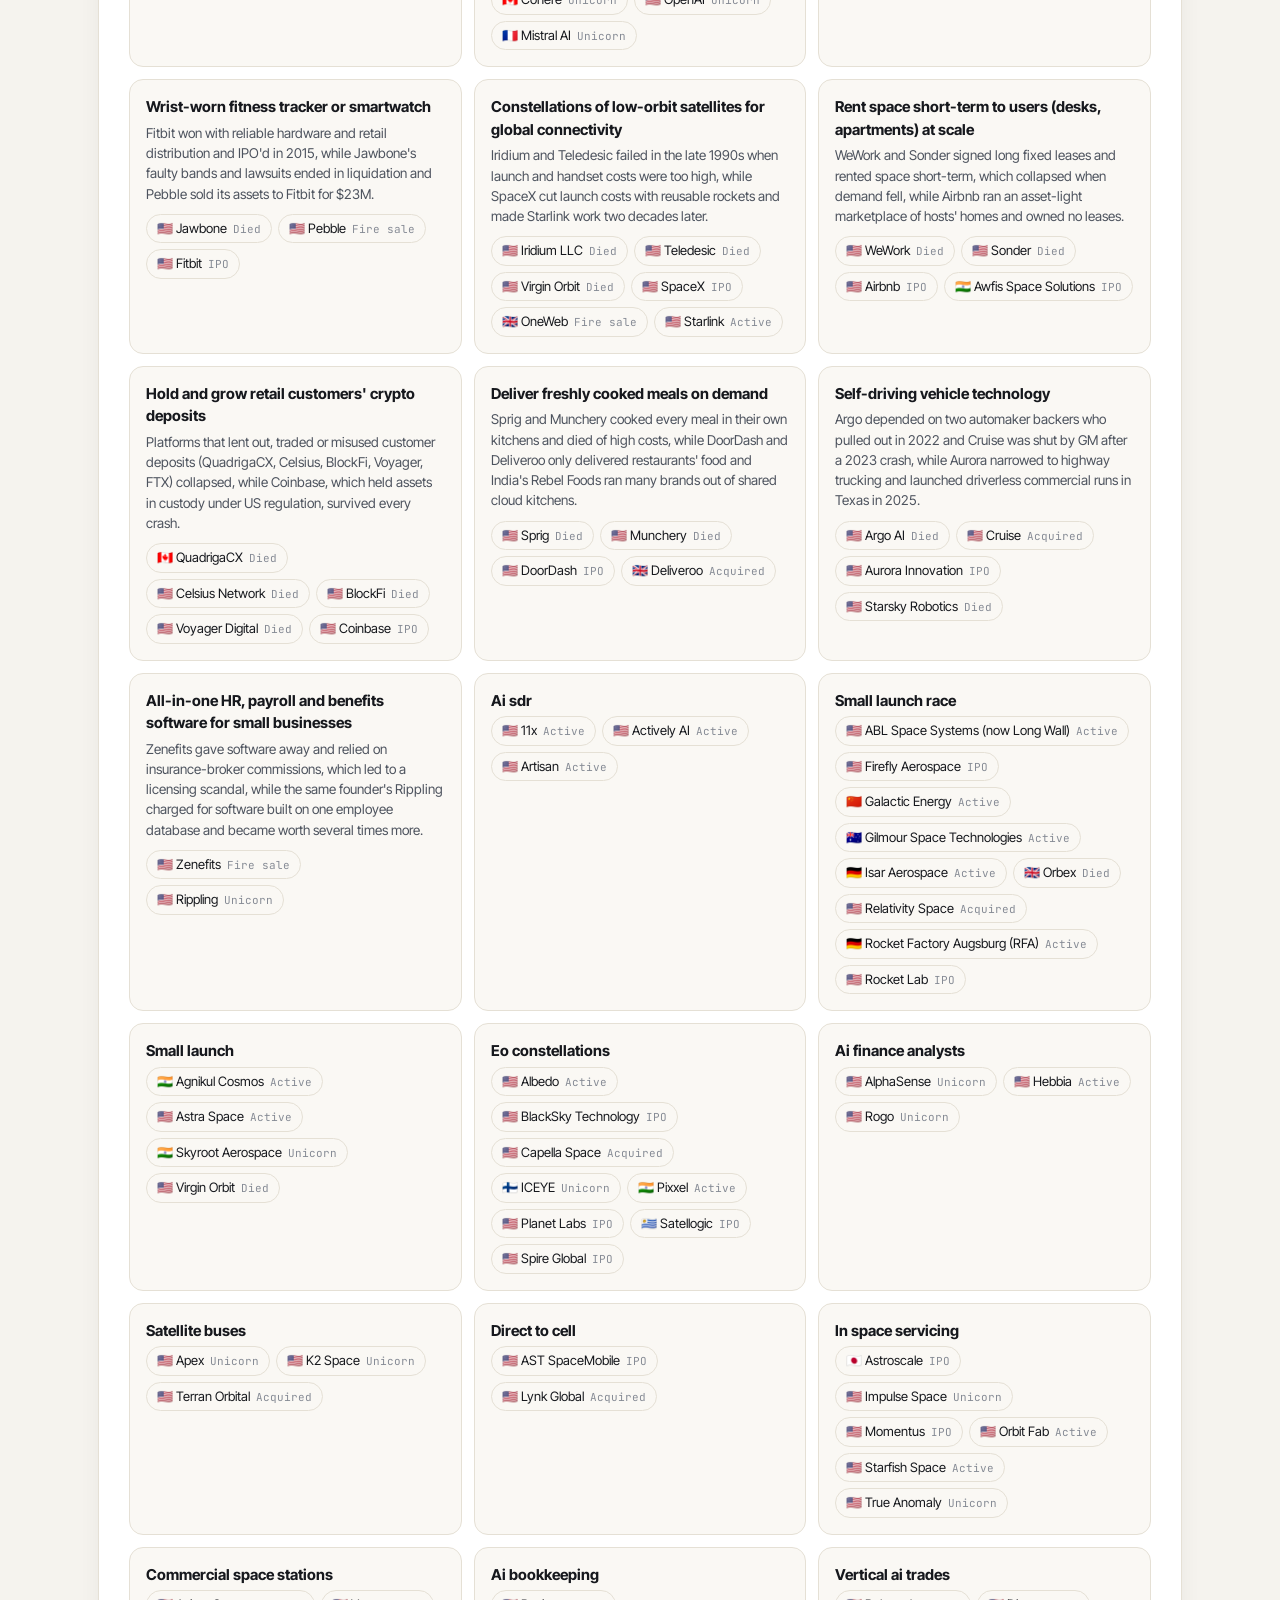
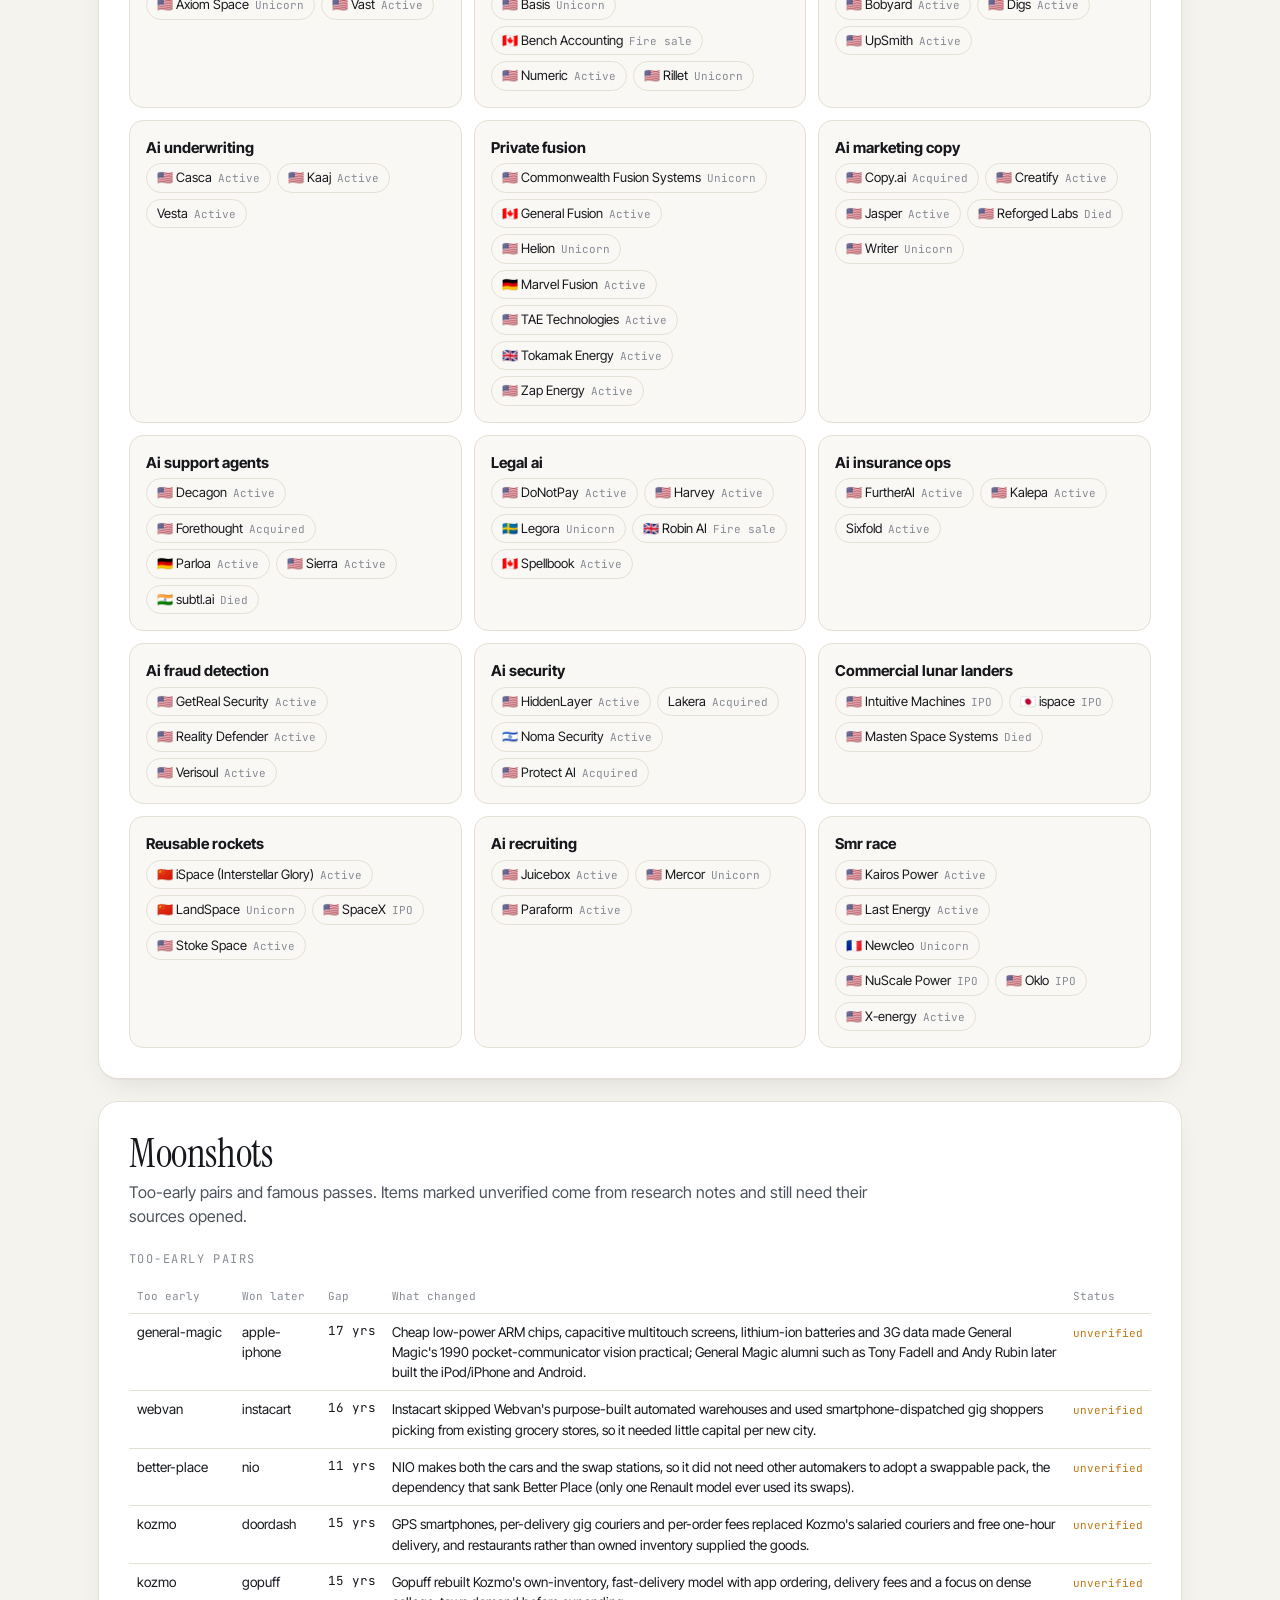
<file: data.html>
<!doctype html>
<html lang="en">
<head>
<meta charset="utf-8">
<script>try{if(localStorage.getItem('theme')==='dark')document.documentElement.dataset.theme='dark'}catch(e){}</script>
<meta name="viewport" content="width=device-width, initial-scale=1">
<title>Data Room · 1,000 Futures</title>
<meta name="description" content="Every company, base rate and modelling choice behind 1,000 Futures, with sources.">
<meta name="theme-color" content="#07080d">
<link rel="icon" href="data:image/svg+xml,%3Csvg xmlns='http://www.w3.org/2000/svg' viewBox='0 0 64 64'%3E%3Crect width='64' height='64' rx='14' fill='%2307080d'/%3E%3Ccircle cx='32' cy='32' r='11' fill='%23ffd84d'/%3E%3Ccircle cx='14' cy='16' r='3' fill='%23c4deff'/%3E%3Ccircle cx='50' cy='14' r='3' fill='%23ff5a4e'/%3E%3Ccircle cx='52' cy='48' r='3' fill='%23c4deff'/%3E%3Ccircle cx='12' cy='50' r='3' fill='%23ff5a4e'/%3E%3C/svg%3E">
<link rel="preconnect" href="https://fonts.googleapis.com">
<link rel="preconnect" href="https://fonts.gstatic.com" crossorigin>
<link href="https://fonts.googleapis.com/css2?family=Instrument+Serif:ital@0;1&family=Inter+Tight:wght@400;500;600;700&family=JetBrains+Mono:wght@400;500&display=swap" rel="stylesheet">
<link rel="stylesheet" href="styles.css">
<style>
  .dr { max-width: 1180px; margin: 0 auto; }
  .dr h1 { font-family: var(--serif); font-weight: 400; font-size: clamp(42px, 6vw, 72px); margin: 4vh 0 10px; line-height: 1; }
  .dr .lede { margin: 0 0 24px; text-align: left; max-width: 760px; }
  .kpis { display: grid; grid-template-columns: repeat(auto-fill, minmax(150px, 1fr)); gap: 10px; margin-bottom: 8px; }
  .kpi { background: var(--panel); border: 1px solid var(--panel-line); border-radius: 12px; padding: 12px 14px; }
  .kpi b { display: block; font-family: var(--serif); font-size: 34px; font-weight: 400; line-height: 1.1; }
  .kpi span { font-size: 12.5px; color: var(--ink-3); }
  .toc { display: flex; flex-wrap: wrap; gap: 8px; margin: 18px 0 0; }
  .tbl-wrap { overflow-x: auto; }
  table.t { width: 100%; border-collapse: collapse; font-size: 13.5px; }
  table.t th { text-align: left; font-family: var(--mono); font-size: 11px; font-weight: 400; color: var(--ink-3); padding: 8px; border-bottom: 1px solid var(--panel-line); position: sticky; top: 0; background: var(--surface); cursor: pointer; white-space: nowrap; }
  table.t td { padding: 8px; border-bottom: 1px solid var(--panel-line); vertical-align: top; }
  table.t tr.co { cursor: pointer; }
  table.t tr.co:hover td { background: rgba(255,255,255,.025); }
  .num { font-family: var(--mono); font-size: 12.5px; white-space: nowrap; }
  .srcs { font-size: 12px; color: var(--ink-3); }
  .srcs a { color: var(--ink-2); word-break: break-all; }
  .filters { display: flex; flex-wrap: wrap; gap: 10px; margin: 0 0 14px; }
  .filters input { background: var(--bg-2); border: 1px solid var(--panel-line); border-radius: 10px; padding: 9px 12px; min-width: 240px; flex: 1; outline: none; }
  .filters select { min-width: 160px; }
  .flagged { color: var(--acq); font-family: var(--mono); font-size: 11px; }
  .assume { border-left: 2px solid var(--moon); padding: 2px 0 2px 12px; margin: 0 0 12px; font-size: 14px; color: var(--ink-2); }
  .assume b { color: var(--ink); }
  .gap-list li { margin-bottom: 6px; color: var(--ink-2); }
  .detail td { background: var(--surface-2); font-size: 13px; color: var(--ink-2); }
  .cell-src { font-size: 11px; color: var(--ink-3); display: block; max-width: 320px; }
</style>
</head>
<body>
<div class="stars" aria-hidden="true"></div>
<header class="topbar">
  <a class="brand" href="./"><span class="brand-dot"></span>1,000 Futures<span class="beta" title="Early version: the data is a sample and still growing">Beta</span></a>
  <nav><a href="./">Simulator</a><button class="theme-toggle" id="themeToggle" type="button" aria-label="Switch to dark mode" title="Switch to dark mode">☾</button></nav>
</header>
<main class="dr">
  <p class="eyebrow">Data room</p>
  <h1>Every number, with its source.</h1>
  <p class="lede">The simulator is only as honest as this page. These are the base rates, the real companies, the modelling choices and the known gaps. Anything derived or assumed says so.</p>
  <div class="kpis" id="kpis"></div>
  <div class="toc chips" style="justify-content:flex-start">
    <a class="chip" href="#ladder">Funding ladder</a><a class="chip" href="#model">Model choices</a><a class="chip" href="#causes">Causes of death</a>
    <a class="chip" href="#companies">Companies</a><a class="chip" href="#investors">Investors</a><a class="chip" href="#twins">Twin stories</a><a class="chip" href="#moon">Moonshots</a>
    <a class="chip" href="#raw">Raw base rates</a><a class="chip" href="#gaps">Known gaps</a>
  </div>

  <section class="panel" id="ladder"><h3>The funding ladder</h3><p class="panel-sub" id="ladderSub"></p><div class="tbl-wrap" id="ladderTbl"></div></section>
  <section class="panel" id="model"><h3>Modelling choices &amp; assumptions</h3><p class="panel-sub">Where data runs out, a modelling choice fills in. Each one is listed here so you can disagree with it.</p><div id="modelBox"></div></section>
  <section class="panel" id="causes"><h3>Causes of death</h3><p class="panel-sub">Base weights for how universes die. Each death is then reweighted by sector, stage and the closest real companies.</p><div class="tbl-wrap" id="causeTbl"></div></section>
  <section class="panel" id="companies"><h3>Companies</h3><p class="panel-sub">Every real company the simulator can match an idea against. Tap a row for its story, rounds and sources.</p>
    <div class="filters"><input id="q" placeholder="Search name, idea, tag…" type="search"><select id="fOut"></select><select id="fReg"></select><select id="fSec"></select></div>
    <div class="tbl-wrap" style="max-height:72vh"><table class="t" id="coTbl"></table></div></section>
  <section class="panel" id="investors"><h3>Investors</h3><p class="panel-sub" id="invSub">Every investor named in a sourced funding round, merged across spellings (a16z and Andreessen Horowitz are one firm). Tap a row for its rounds and sources. This powers "Who funds this".</p>
    <div class="filters"><input id="iq" placeholder="Search an investor or a company they backed…" type="search"><select id="iSec"></select></div>
    <div class="tbl-wrap" style="max-height:72vh"><table class="t" id="invTbl"></table></div></section>
  <section class="panel" id="twins"><h3>Twin stories</h3><p class="panel-sub">The same idea in different markets or decades, with different endings.</p><div class="twins" id="twinBox"></div></section>
  <section class="panel" id="moon"><h3>Moonshots</h3><p class="panel-sub">Too-early pairs and famous passes. Items marked unverified come from research notes and still need their sources opened.</p><div id="moonBox"></div></section>
  <section class="panel" id="raw"><h3>Raw base-rate tables</h3><p class="panel-sub">Everything the research collected, including conflicting sources. The ladder above is built from these.</p><div id="rawBox"></div></section>
  <section class="panel" id="gaps"><h3>Known gaps</h3><ul class="gap-list" id="gapList"></ul></section>
</main>
<footer class="site-foot">
  <p><b>1,000 Futures is in beta.</b> It's a research and learning tool, not financial, investment, legal or tax advice. The data covers a sample of companies and funding rounds, not the whole market, and may contain errors or be out of date. Investor names come from public funding announcements; they aren't endorsements or introductions. Do your own diligence before you act on anything here.</p>
  <p class="fix-foot" data-fix-wrap hidden>Spot an error about a company or investor? <a data-fix="1,000 Futures data" target="_blank" rel="noopener">Suggest a correction</a> and include a source if you can.</p>
</footer>
<script type="module" src="js/data.js"></script>
</body>
</html>
</file>
<file: styles.css>
/* =========================================================================================
   1,000 Futures — design tokens. Light ("paper") is the default; dark is opt-in via the toggle.
   The simulation stage stays a dark screen in both themes: glowing dots need a dark sky.
   ========================================================================================= */
:root {
  --bg: #f5f3ee;
  --bg-2: #ffffff;
  --surface: #ffffff;
  --surface-2: #faf8f4;
  --line: #e5e0d5;
  --line-strong: #cbc3b2;
  --ink: #16181d;
  --ink-2: #4d535e;
  --ink-3: #868b95;
  --accent: #16181d;
  --on-accent: #ffffff;
  --gold: #a87300;
  --gold-fill: #f2c13a;
  --gold-soft: rgba(242, 193, 58, 0.14);
  --gold-line: rgba(168, 115, 0, 0.32);
  --dead: #c8402e;
  --dead-ink: #b23a2a;
  --dead-soft: rgba(200, 64, 46, 0.09);
  --acq: #c27612;
  --acq-soft: rgba(194, 118, 18, 0.1);
  --fire: #a8592a;
  --fire-soft: rgba(168, 89, 42, 0.1);
  --alive: #2f5f98;
  --alive-soft: rgba(47, 95, 152, 0.09);
  --moon: #6448c8;
  --moon-soft: rgba(100, 72, 200, 0.06);
  --moon-line: rgba(100, 72, 200, 0.24);
  --good: #16875a;
  --good-soft: rgba(22, 135, 90, 0.1);
  --track: #eeeae1;
  --scrub-winter: rgba(71, 120, 200, 0.45);
  --shadow: 0 1px 0 rgba(22, 24, 29, 0.03), 0 12px 32px -14px rgba(22, 24, 29, 0.14);
  --verdict-bg: linear-gradient(135deg, #fffdf6, #ffffff 60%);
  --glow: radial-gradient(1000px 520px at 82% -12%, rgba(242, 193, 58, 0.12), transparent 62%),
          radial-gradient(800px 480px at 0% 108%, rgba(100, 72, 200, 0.05), transparent 60%);
  --stage-bg: #fdfcf9;
  --stage-line: #e5e0d5;
  --winter-bg: rgba(71, 120, 200, 0.1);
  --winter-line: rgba(71, 120, 200, 0.32);
  --winter-ink: #2f5f98;
  --dlg-bg: #ffffff;
  --backdrop: rgba(22, 24, 29, 0.36);
  --toast-bg: #16181d;
  --toast-ink: #ffffff;
  --chevron: url("data:image/svg+xml,%3Csvg xmlns='http://www.w3.org/2000/svg' width='12' height='8' viewBox='0 0 12 8'%3E%3Cpath d='M1 1.5l5 5 5-5' fill='none' stroke='%234d535e' stroke-width='1.6' stroke-linecap='round' stroke-linejoin='round'/%3E%3C/svg%3E");
  --serif: "Instrument Serif", "Iowan Old Style", Georgia, serif;
  --sans: "Inter Tight", system-ui, -apple-system, "Segoe UI", sans-serif;
  --mono: "JetBrains Mono", ui-monospace, SFMono-Regular, Menlo, monospace;
  --r: 14px;
  --panel: var(--surface);
  --panel-line: var(--line);
  color-scheme: light;
}
:root[data-theme="dark"] {
  --bg: #07080d;
  --bg-2: #0d0f17;
  --surface: rgba(255, 255, 255, 0.035);
  --surface-2: rgba(0, 0, 0, 0.2);
  --line: rgba(255, 255, 255, 0.08);
  --line-strong: rgba(255, 255, 255, 0.24);
  --ink: #eef1f8;
  --ink-2: #aab3c5;
  --ink-3: #6f7a8f;
  --accent: #ffd84d;
  --on-accent: #17130a;
  --gold: #ffd84d;
  --gold-fill: #ffd84d;
  --gold-soft: rgba(255, 216, 77, 0.08);
  --gold-line: rgba(255, 216, 77, 0.35);
  --dead: #ff5a4e;
  --dead-ink: #ff8a80;
  --dead-soft: rgba(255, 90, 78, 0.14);
  --acq: #ffb547;
  --acq-soft: rgba(255, 181, 71, 0.14);
  --fire: #d9893a;
  --fire-soft: rgba(217, 137, 58, 0.15);
  --alive: #c4deff;
  --alive-soft: rgba(196, 222, 255, 0.12);
  --moon: #b69cff;
  --moon-soft: rgba(182, 156, 255, 0.05);
  --moon-line: rgba(182, 156, 255, 0.25);
  --good: #7ee2a8;
  --good-soft: rgba(126, 226, 168, 0.1);
  --track: rgba(255, 255, 255, 0.05);
  --scrub-winter: rgba(130, 180, 255, 0.55);
  --shadow: none;
  --verdict-bg: linear-gradient(135deg, rgba(255, 216, 77, 0.06), rgba(182, 156, 255, 0.04));
  --glow: radial-gradient(1200px 600px at 75% -10%, rgba(255, 216, 77, 0.07), transparent 60%),
          radial-gradient(900px 500px at 10% 110%, rgba(182, 156, 255, 0.07), transparent 60%),
          radial-gradient(1px 1px at 20% 30%, rgba(255, 255, 255, 0.35), transparent),
          radial-gradient(1px 1px at 70% 60%, rgba(255, 255, 255, 0.25), transparent),
          radial-gradient(1px 1px at 40% 80%, rgba(255, 255, 255, 0.2), transparent),
          radial-gradient(1px 1px at 85% 20%, rgba(255, 255, 255, 0.3), transparent);
  --stage-bg: rgba(255, 255, 255, 0.015);
  --stage-line: rgba(255, 255, 255, 0.08);
  --winter-bg: rgba(120, 170, 255, 0.12);
  --winter-line: rgba(150, 190, 255, 0.35);
  --winter-ink: #cfe0ff;
  --dlg-bg: #0c0e16;
  --backdrop: rgba(3, 4, 8, 0.7);
  --toast-bg: #1a1d28;
  --toast-ink: #eef1f8;
  --chevron: url("data:image/svg+xml,%3Csvg xmlns='http://www.w3.org/2000/svg' width='12' height='8' viewBox='0 0 12 8'%3E%3Cpath d='M1 1.5l5 5 5-5' fill='none' stroke='%23aab3c5' stroke-width='1.6' stroke-linecap='round' stroke-linejoin='round'/%3E%3C/svg%3E");
  color-scheme: dark;
}

* { box-sizing: border-box; }
html { scroll-behavior: smooth; }
body {
  margin: 0; background: var(--bg); color: var(--ink); font-family: var(--sans);
  font-size: 16px; line-height: 1.5; -webkit-font-smoothing: antialiased; overflow-x: hidden;
  transition: background-color .25s, color .25s;
}
.stars { position: fixed; inset: 0; z-index: -1; pointer-events: none; background: var(--glow); }
a { color: inherit; }
button, select, textarea, input { font: inherit; color: inherit; }
[hidden] { display: none !important; }

/* ---------- top bar ---------- */
.topbar {
  display: flex; justify-content: space-between; align-items: center;
  padding: 18px clamp(16px, 4vw, 48px); position: sticky; top: 0; z-index: 10;
  background: linear-gradient(var(--bg) 55%, transparent);
}
.brand { display: flex; align-items: center; gap: 10px; text-decoration: none; font-weight: 600; letter-spacing: -0.01em; }
.brand-dot { width: 10px; height: 10px; border-radius: 50%; background: var(--gold-fill); box-shadow: 0 0 0 3px var(--gold-soft); }
.topbar nav { display: flex; align-items: center; gap: 22px; font-size: 14px; color: var(--ink-2); }
.topbar nav a { text-decoration: none; }
.topbar nav a:hover { color: var(--ink); }
.theme-toggle {
  width: 34px; height: 34px; border-radius: 50%; border: 1px solid var(--line); background: var(--surface);
  display: grid; place-items: center; cursor: pointer; color: var(--ink-2); font-size: 15px; line-height: 1;
}
.theme-toggle:hover { color: var(--ink); border-color: var(--line-strong); }

main { padding: 0 clamp(16px, 4vw, 48px) 80px; max-width: 1280px; margin: 0 auto; }
.eyebrow { font-family: var(--mono); font-size: 12px; letter-spacing: 0.12em; text-transform: uppercase; color: var(--ink-3); margin: 0 0 12px; }

/* ---------- pitch ---------- */
.pitch { max-width: 860px; margin: 6vh auto 0; text-align: center; }
.pitch h1 {
  font-family: var(--serif); font-weight: 400; font-size: clamp(46px, 8vw, 96px);
  line-height: 0.98; letter-spacing: -0.02em; margin: 0 0 22px;
}
.pitch h1 em { color: var(--gold); }
:root[data-theme="dark"] .pitch h1 em { text-shadow: 0 0 40px rgba(255, 216, 77, 0.25); }
.lede { color: var(--ink-2); font-size: clamp(16px, 2vw, 19px); max-width: 660px; margin: 0 auto 36px; }

#pitchForm { text-align: left; }
.idea-box { position: relative; }
#idea {
  width: 100%; resize: none; background: var(--bg-2); border: 1px solid var(--line);
  border-radius: 18px; padding: 22px 24px 30px; font-size: clamp(18px, 2.4vw, 24px); line-height: 1.35;
  outline: none; transition: border-color .2s, box-shadow .2s; box-shadow: var(--shadow);
}
#idea:focus { border-color: var(--gold-line); box-shadow: 0 0 0 4px var(--gold-soft); }
.count { position: absolute; right: 16px; bottom: 10px; font-family: var(--mono); font-size: 11px; color: var(--ink-3); }

.controls { display: flex; flex-wrap: wrap; gap: 14px 22px; align-items: flex-end; margin: 18px 0 22px; }
.field { display: flex; flex-direction: column; gap: 6px; }
.field-label { font-size: 12px; color: var(--ink-3); font-family: var(--mono); letter-spacing: .04em; }
/* custom dropdowns: our own chevron with breathing room, instead of the native arrow against the edge */
select {
  -webkit-appearance: none; -moz-appearance: none; appearance: none;
  background-color: var(--bg-2); background-image: var(--chevron);
  background-repeat: no-repeat; background-position: right 14px center; background-size: 12px 8px;
  border: 1px solid var(--line); border-radius: 10px; padding: 10px 40px 10px 14px; line-height: 1.3;
  min-width: 200px; outline: none; cursor: pointer; transition: border-color .15s;
}
select:hover { border-color: var(--line-strong); }
select:focus-visible { border-color: var(--gold-line); box-shadow: 0 0 0 3px var(--gold-soft); }
select option, select optgroup { background: var(--bg-2); color: var(--ink); }
.enter-hint { margin: 10px 0 0; text-align: center; font-size: 12.5px; color: var(--ink-3); }
kbd { font-family: var(--mono); font-size: 11px; padding: 1px 6px; border-radius: 5px; border: 1px solid var(--line); background: var(--surface-2); color: var(--ink-2); }
.seg { display: inline-flex; background: var(--bg-2); border: 1px solid var(--line); border-radius: 10px; padding: 3px; gap: 2px; flex-wrap: wrap; }
.seg button { background: none; border: 0; padding: 6px 12px; border-radius: 7px; color: var(--ink-2); cursor: pointer; font-size: 14px; }
.seg button:hover { color: var(--ink); }
.seg button.on { background: var(--accent); color: var(--on-accent); }
.seg.small button { padding: 4px 10px; font-size: 13px; }

.moon-toggle { display: flex; align-items: center; gap: 10px; cursor: pointer; padding-bottom: 6px; }
.moon-toggle input { position: absolute; opacity: 0; pointer-events: none; }
.switch { width: 38px; height: 22px; border-radius: 22px; background: var(--line-strong); position: relative; transition: background .2s; flex: none; }
.switch::after { content: ""; position: absolute; top: 3px; left: 3px; width: 16px; height: 16px; border-radius: 50%; background: #fff; transition: transform .2s; box-shadow: 0 1px 2px rgba(0,0,0,.2); }
.moon-toggle input:checked + .switch { background: var(--moon); }
.moon-toggle input:checked + .switch::after { transform: translateX(16px); }
.moon-toggle input:focus-visible + .switch { outline: 2px solid var(--moon); outline-offset: 2px; }
.moon-toggle small { display: block; color: var(--ink-3); font-size: 12px; }
.moon-toggle small.hot { color: var(--moon); }

.run {
  width: 100%; display: flex; justify-content: center; align-items: center; gap: 12px;
  background: var(--accent); color: var(--on-accent); border: 0; border-radius: 14px; padding: 18px;
  font-size: 18px; font-weight: 600; cursor: pointer; box-shadow: 0 14px 30px -14px rgba(22, 24, 29, 0.45);
  transition: transform .15s, box-shadow .15s;
}
:root[data-theme="dark"] .run { box-shadow: 0 10px 40px rgba(255, 216, 77, 0.18); }
.run:hover { transform: translateY(-1px); }
.run .arrow { transition: transform .2s; }
.run:hover .arrow { transform: translateX(4px); }

.presets { margin-top: 34px; }
.presets-label { display: block; font-size: 13px; color: var(--ink-3); margin-bottom: 12px; }
.chips { display: flex; flex-wrap: wrap; gap: 8px; justify-content: center; }
.chip {
  background: var(--surface); border: 1px solid var(--line); border-radius: 999px; padding: 7px 14px;
  font-size: 14px; cursor: pointer; color: var(--ink-2); transition: all .15s; text-decoration: none;
}
.chip:hover { color: var(--ink); border-color: var(--line-strong); }
.chip b { color: var(--ink); font-weight: 600; }

/* ---------- reading ---------- */
.reading { min-height: 70vh; display: grid; place-items: center; }
.reading-box { max-width: 720px; width: 100%; }
.reading blockquote { font-family: var(--serif); font-size: clamp(26px, 4vw, 40px); line-height: 1.15; margin: 0 0 28px; }
.read-lines { list-style: none; padding: 0; margin: 0; font-family: var(--mono); font-size: 14px; }
.read-lines li { display: grid; grid-template-columns: 170px 1fr; gap: 12px; padding: 9px 0; border-top: 1px solid var(--line); opacity: 0; transform: translateY(6px); animation: rise .45s forwards; }
.read-lines li span:first-child { color: var(--ink-3); }
.read-lines li .v { color: var(--ink); }
@keyframes rise { to { opacity: 1; transform: none; } }

/* ---------- sim ---------- */
.sim { padding-top: 8px; }
.sim-head { display: flex; justify-content: space-between; align-items: flex-end; gap: 20px; }
.sim-idea { font-family: var(--serif); font-size: clamp(22px, 3vw, 32px); margin: 0; line-height: 1.15; max-width: 820px; }
.year-wrap { text-align: right; }
.year-label { display: block; font-family: var(--mono); font-size: 11px; color: var(--ink-3); letter-spacing: .12em; text-transform: uppercase; }
.year { font-family: var(--serif); font-size: clamp(44px, 7vw, 76px); line-height: 1; font-variant-numeric: tabular-nums; }
.counters { display: grid; grid-template-columns: repeat(4, 1fr); gap: 10px; margin: 18px 0 12px; }
.ctr { background: var(--surface); border: 1px solid var(--line); border-radius: 12px; padding: 10px 14px; box-shadow: var(--shadow); }
.ctr b { display: block; font-family: var(--mono); font-weight: 500; font-size: clamp(20px, 3vw, 28px); font-variant-numeric: tabular-nums; }
.ctr span { font-size: 12px; color: var(--ink-3); }
.ctr.alive b { color: var(--alive); } .ctr.dead b { color: var(--dead); } .ctr.exited b { color: var(--acq); } .ctr.gold b { color: var(--gold); }
.stage-wrap { position: relative; height: min(62vh, 620px); min-height: 420px; border-radius: var(--r); background: var(--stage-bg); border: 1px solid var(--stage-line); overflow: hidden; box-shadow: var(--shadow); }
#mv { width: 100%; height: 100%; display: block; }
.tip {
  position: absolute; pointer-events: none; background: rgba(10, 12, 20, 0.94); border: 1px solid rgba(255,255,255,.1); color: #eef1f8;
  border-radius: 10px; padding: 8px 10px; font-size: 12px; max-width: 260px; font-family: var(--mono); line-height: 1.4;
}
.winter-flash {
  position: absolute; top: 12px; left: 50%; transform: translateX(-50%); background: var(--winter-bg);
  border: 1px solid var(--winter-line); color: var(--winter-ink); font-family: var(--mono); font-size: 12px; padding: 6px 12px; border-radius: 999px;
  white-space: nowrap; backdrop-filter: blur(4px); pointer-events: none;
}
.timebar { display: flex; align-items: center; gap: 12px; margin-top: 12px; }
.tl-y { font-family: var(--mono); font-size: 11px; color: var(--ink-3); }
#scrub {
  --w0: 0%; --w1: 0%;
  -webkit-appearance: none; appearance: none; flex: 1; height: 6px; border-radius: 6px; cursor: pointer; outline: none;
  background: linear-gradient(90deg, var(--track) var(--w0), var(--scrub-winter) var(--w0), var(--scrub-winter) var(--w1), var(--track) var(--w1));
}
#scrub::-webkit-slider-thumb { -webkit-appearance: none; width: 16px; height: 16px; border-radius: 50%; background: var(--gold-fill); box-shadow: 0 0 0 4px var(--gold-soft); border: 0; }
#scrub::-moz-range-thumb { width: 16px; height: 16px; border-radius: 50%; background: var(--gold-fill); border: 0; }
#scrub:focus-visible::-webkit-slider-thumb { outline: 2px solid var(--ink); outline-offset: 2px; }
.keys { font-family: var(--mono); font-size: 11px; color: var(--ink-3); margin-left: 6px; }
.sim-foot { display: grid; grid-template-columns: auto 1fr; gap: 20px; margin-top: 14px; align-items: start; }
.playback { display: flex; gap: 8px; align-items: center; flex-wrap: wrap; }
.ghost { background: var(--surface); border: 1px solid var(--line); border-radius: 10px; padding: 8px 14px; cursor: pointer; color: var(--ink-2); font-size: 14px; }
.ghost:hover { color: var(--ink); border-color: var(--line-strong); }
.primary { background: var(--accent); color: var(--on-accent); border: 0; border-radius: 10px; padding: 10px 16px; font-weight: 600; cursor: pointer; font-size: 14px; }
.ticker { list-style: none; margin: 0; padding: 0; font-family: var(--mono); font-size: 12.5px; color: var(--ink-2); height: 132px; overflow: hidden; display: flex; flex-direction: column; gap: 4px; mask-image: linear-gradient(#000 60%, transparent); }
.ticker li { animation: rise .3s forwards; opacity: 0; }
.ticker .yr { color: var(--ink-3); margin-right: 8px; }
.ticker .d { color: var(--dead); } .ticker .g { color: var(--gold); } .ticker .a { color: var(--acq); } .ticker .m { color: var(--moon); }
.ticker a { text-decoration: underline dotted; cursor: pointer; }

/* ---------- results ---------- */
.results { margin-top: 48px; }
.verdict { display: grid; grid-template-columns: 1.1fr 1fr; gap: 36px; align-items: center; padding: 30px; border-radius: 20px; background: var(--verdict-bg); border: 1px solid var(--line); box-shadow: var(--shadow); }
.archetype {
  display: inline-flex; align-items: center; gap: 8px; margin: 0 0 10px; padding: 7px 14px 7px 10px; border-radius: 999px;
  background: var(--gold-soft); border: 1px solid var(--gold-line); color: var(--ink); font-size: 15px; cursor: pointer;
}
.archetype .em { font-size: 20px; line-height: 1; }
.archetype b { white-space: nowrap; }
.archetype small { color: var(--ink-3); font-size: 12px; margin-left: 2px; }
.big { font-family: var(--serif); font-weight: 400; font-size: clamp(76px, 12vw, 150px); line-height: .9; margin: 0; color: var(--gold); font-variant-numeric: tabular-nums; }
:root[data-theme="dark"] .big { text-shadow: 0 0 60px rgba(255, 216, 77, .25); }
.big .of { font-size: .32em; color: var(--ink-3); margin-left: 6px; }
.verdict-line { font-size: clamp(18px, 2.2vw, 22px); margin: 12px 0 16px; }
.stat-row { display: flex; flex-wrap: wrap; gap: 8px; margin-bottom: 20px; }
.pill { font-family: var(--mono); font-size: 12.5px; padding: 5px 10px; border-radius: 999px; background: var(--surface); border: 1px solid var(--line); }
.pill i { display: inline-block; width: 8px; height: 8px; border-radius: 50%; margin-right: 6px; vertical-align: 0; }
.actions { display: flex; flex-wrap: wrap; gap: 8px; }
.fine { color: var(--ink-3); font-size: 12.5px; margin: 16px 0 0; }
.grid-canvas { width: 100%; height: auto; aspect-ratio: 8 / 5; }

.panel { margin-top: 22px; padding: 30px; border-radius: 20px; background: var(--surface); border: 1px solid var(--line); box-shadow: var(--shadow); }
.panel h3 { font-family: var(--serif); font-weight: 400; font-size: clamp(28px, 3.4vw, 40px); margin: 0 0 6px; line-height: 1.05; letter-spacing: -0.01em; }
.panel-sub { color: var(--ink-2); margin: 0 0 22px; max-width: 760px; }
.panel-sub.small { font-size: 14px; margin-bottom: 14px; }
.sub-h { font-family: var(--serif); font-weight: 400; font-size: 26px; margin: 30px 0 8px; }

.killers { display: grid; gap: 12px; }
.killer { display: grid; grid-template-columns: 64px 1fr; gap: 16px; padding: 14px 0; border-top: 1px solid var(--line); }
.killer .pct { font-family: var(--serif); font-size: 36px; line-height: 1; color: var(--dead); }
.killer h4 { margin: 0 0 4px; font-size: 17px; }
.killer p { margin: 0 0 8px; color: var(--ink-2); font-size: 14.5px; }
.killer .bar { height: 4px; background: var(--dead-soft); border-radius: 4px; margin-bottom: 10px; }
.killer .bar i { display: block; height: 100%; background: var(--dead); border-radius: 4px; }
.echoes { display: flex; flex-wrap: wrap; gap: 6px; }
.co-chip { font-size: 13px; padding: 4px 10px; border-radius: 999px; border: 1px solid var(--line); background: var(--surface-2); cursor: pointer; color: var(--ink); }
.co-chip:hover { border-color: var(--line-strong); }
.co-chip.adj { border-style: dashed; opacity: .8; }
.co-chip .o { font-family: var(--mono); font-size: 11px; margin-left: 6px; color: var(--ink-3); }

.markets { display: grid; gap: 6px; }
.mrow { display: grid; grid-template-columns: 170px 1fr 110px; gap: 14px; align-items: center; font-size: 14px; }
.mrow .nm { color: var(--ink-2); }
.mrow.home .nm { color: var(--ink); font-weight: 600; }
.mrow .track { height: 18px; position: relative; background: var(--track); border-radius: 5px; overflow: hidden; }
.mrow .track i { position: absolute; left: 0; top: 0; bottom: 0; background: var(--gold-fill); border-radius: 5px; }
.mrow .track s { position: absolute; left: 0; top: 0; bottom: 0; background: var(--alive-soft); border-radius: 5px; text-decoration: none; }
.mrow .val { font-family: var(--mono); font-size: 12.5px; text-align: right; color: var(--ink-2); }
.legend { display: flex; flex-wrap: wrap; gap: 16px; font-size: 12px; color: var(--ink-3); margin: 0 0 12px; font-family: var(--mono); }
.legend i { display: inline-block; width: 10px; height: 10px; border-radius: 3px; margin-right: 6px; vertical-align: -1px; }
.twins { display: grid; grid-template-columns: repeat(auto-fill, minmax(300px, 1fr)); gap: 12px; margin-top: 24px; }
.twin { border: 1px solid var(--line); border-radius: 14px; padding: 16px; background: var(--surface-2); }
.twin h4 { margin: 0 0 4px; font-size: 15px; }
.twin p { margin: 0 0 10px; font-size: 13.5px; color: var(--ink-2); }

.stories { display: grid; grid-template-columns: repeat(auto-fill, minmax(280px, 1fr)); gap: 12px; }
.story { border: 1px solid var(--moon-line); border-radius: 14px; padding: 16px; background: var(--moon-soft); }
.story .k { font-family: var(--mono); font-size: 11px; color: var(--moon); letter-spacing: .08em; text-transform: uppercase; }
.story h4 { margin: 6px 0 6px; font-size: 16px; }
.story p { margin: 0; font-size: 13.5px; color: var(--ink-2); }
.story a { color: var(--ink-3); font-size: 12px; }

.curve-wrap { display: grid; grid-template-columns: 1.2fr 1fr; gap: 24px; align-items: center; }
.curve-wrap svg { width: 100%; height: auto; }
.timing-pair { display: grid; grid-template-columns: 1fr auto 1fr; gap: 16px; align-items: center; }
.timing-pair .arrow { font-family: var(--mono); color: var(--ink-3); text-align: center; font-size: 13px; }

/* inputs */
.text-in { background: var(--bg-2); border: 1px solid var(--line); border-radius: 10px; padding: 10px 14px; line-height: 1.3; outline: none; min-width: 180px; }
.text-in:focus { border-color: var(--gold-line); box-shadow: 0 0 0 3px var(--gold-soft); }
.opt { color: var(--ink-3); font-size: 11px; }
.show-more { grid-column: 1 / -1; justify-self: start; }

/* why this number */
.why { display: grid; max-width: 860px; }
.why-row { display: grid; grid-template-columns: 1fr 84px; gap: 16px; align-items: start; padding: 12px 0; border-top: 1px solid var(--line); }
.why-row b { font-size: 15.5px; font-weight: 600; }
.why-row p { margin: 3px 0 0; font-size: 13.5px; color: var(--ink-2); }
.why-row.flat b, .why-row.flat p { color: var(--ink-3); }
.why-v { font-family: var(--mono); font-size: 22px; text-align: right; color: var(--ink-2); }
.why-row.base .why-v { color: var(--alive); }
.why-v.up { color: var(--good); } .why-v.down { color: var(--dead); }
.why-row.total { border-top: 1px solid var(--gold-line); }
.why-row.total .why-v { color: var(--gold); }

/* what version wins */
.version-headline { font-family: var(--serif); font-size: clamp(26px, 3vw, 34px); line-height: 1.15; margin: 10px 0 8px; max-width: 820px; }
.version-verdicts { margin: 0 0 14px; padding-left: 20px; color: var(--ink-2); max-width: 820px; }
.version-verdicts li { margin-bottom: 4px; }
.vs-table { display: grid; max-width: 820px; margin-bottom: 4px; }
.vs-row { display: grid; grid-template-columns: 1fr 170px 170px; gap: 14px; padding: 10px 0; border-top: 1px solid var(--line); font-size: 14px; align-items: baseline; }
.vs-row.head { border-top: 0; font-family: var(--mono); font-size: 11px; color: var(--ink-3); letter-spacing: .04em; text-transform: uppercase; padding-bottom: 4px; }
.vs-row .k small { display: block; color: var(--ink-3); font-size: 12px; }
.vs-row .w { color: var(--good); font-family: var(--mono); }
.vs-row .l { color: var(--dead-ink); font-family: var(--mono); }
.vs-row.head .w, .vs-row.head .l { font-family: var(--mono); }
.died-list { display: grid; gap: 10px; }
.died-row { display: grid; grid-template-columns: 220px 1fr; gap: 14px; align-items: center; padding: 8px 0; border-top: 1px solid var(--line); }
.died-row b { font-size: 14.5px; color: var(--dead-ink); font-weight: 600; }
.neighbours { display: grid; grid-template-columns: repeat(auto-fill, minmax(260px, 1fr)); gap: 12px; }
.nb-card { border: 1px solid var(--line); border-radius: 14px; padding: 16px; background: var(--surface-2); display: flex; flex-direction: column; gap: 8px; }
.nb-card .eyebrow { margin: 0; font-size: 10.5px; }
.nb-card h4 { margin: 0; font-size: 16px; }
.nb-record { margin: 0; font-size: 13.5px; color: var(--ink-2); }
.nb-record .g { color: var(--good); } .nb-record .r { color: var(--dead-ink); }
.nb-odds { font-size: 13px; color: var(--ink-2); }
.nb-odds b { color: var(--gold); font-family: var(--mono); }
.nb-card .ghost { align-self: flex-start; margin-top: 4px; }

/* investor questions */
.questions { margin: 0 0 16px; padding: 0 0 0 22px; display: grid; gap: 14px; max-width: 880px; }
.questions li::marker { color: var(--gold); font-family: var(--mono); }
.questions li b { font-size: 16.5px; font-weight: 600; }
.questions li p { margin: 4px 0 0; font-size: 14px; color: var(--ink-2); }
.q-co { color: var(--ink-3); cursor: pointer; text-decoration: underline dotted; white-space: nowrap; }
.q-co:hover { color: var(--ink); }

/* two lives */
.lives-grid { display: grid; grid-template-columns: repeat(2, minmax(0, 300px)); gap: 24px; justify-content: start; }
.life { margin: 0; display: flex; flex-direction: column; gap: 10px; }
.life canvas { width: 100%; height: auto; border-radius: 14px; border: 1px solid var(--line); cursor: zoom-in; display: block; background: #07080d; box-shadow: var(--shadow); }

/* take-home */
.take-controls { display: flex; flex-wrap: wrap; gap: 14px 26px; align-items: flex-end; margin-bottom: 18px; }
.money-in { display: inline-flex; align-items: center; gap: 6px; background: var(--bg-2); border: 1px solid var(--line); border-radius: 10px; padding: 0 12px; }
.money-in input { background: none; border: 0; outline: none; width: 110px; padding: 9px 0; font-family: var(--mono); }
.money-in span { color: var(--ink-3); font-size: 13px; }
.take-stats { display: grid; grid-template-columns: repeat(5, minmax(0, 1fr)); gap: 10px; margin-bottom: 18px; }
.tstat { background: var(--surface-2); border: 1px solid var(--line); border-radius: 12px; padding: 12px 14px; display: flex; flex-direction: column; gap: 2px; }
.tstat b { font-family: var(--serif); font-weight: 400; font-size: 34px; line-height: 1.05; color: var(--gold); }
.tstat.zero b { color: var(--dead); }
.tstat span { font-size: 13.5px; }
.tstat small { font-size: 11.5px; color: var(--ink-3); }
.take-bars { display: grid; gap: 6px; margin-bottom: 18px; }
.tbar { display: grid; grid-template-columns: 110px 1fr 90px; gap: 12px; align-items: center; font-size: 13.5px; }
.tbar .nm { color: var(--ink-2); }
.tbar .track { height: 16px; background: var(--track); border-radius: 5px; overflow: hidden; display: flex; }
.tbar .track i.c { background: var(--gold-fill); }
.tbar .track i.p { background: #8fa3bf; opacity: .75; }
.tbar .val { font-family: var(--mono); font-size: 12px; color: var(--ink-3); text-align: right; }
.trap { border-left: 2px solid var(--dead); padding: 2px 0 2px 14px; margin: 6px 0 18px; }
.trap .eyebrow { margin-bottom: 4px; color: var(--dead-ink); }
.trap-line { margin: 0 0 6px; font-size: 15px; }
.own-path { display: flex; flex-wrap: wrap; gap: 6px 8px; align-items: center; font-size: 14px; }
.own-step b { font-family: var(--mono); color: var(--alive); font-weight: 500; }
.own-path .arr { color: var(--ink-3); }

/* what it became */
.became-facts { color: var(--ink-2); margin: 4px 0 0; max-width: 820px; }
.pace { display: grid; gap: 2px; font-size: 14px; }
.pace-row { display: grid; grid-template-columns: 120px 1fr 1fr; gap: 12px; padding: 8px 0; border-top: 1px solid var(--line); font-family: var(--mono); font-size: 13px; }
.pace-row.head { font-size: 11px; color: var(--ink-3); border-top: 0; }
.pace-row b { font-family: var(--sans); font-weight: 600; }
.pace-row .g { color: var(--gold); }
.pace-row small { color: var(--ink-3); }
.where { margin-top: 24px; padding: 18px; border-radius: 14px; background: var(--gold-soft); border: 1px solid var(--gold-line); }
.where-form { display: flex; flex-wrap: wrap; gap: 12px; margin-bottom: 10px; }
.where-form label { display: flex; flex-direction: column; gap: 6px; }
.where-form select { min-width: 140px; }
.where-form .text-in { min-width: 0; width: 120px; }
.where-out { margin: 4px 0 0; font-size: 15px; }
.where-out .g { color: var(--gold); } .where-out .r { color: var(--dead-ink); }
.winners { display: grid; grid-template-columns: repeat(auto-fill, minmax(250px, 1fr)); gap: 10px; }
.winner { text-align: left; border: 1px solid var(--gold-line); border-radius: 14px; padding: 14px; background: var(--gold-soft); cursor: pointer; }
.winner:hover { border-color: var(--gold); }
.winner .top { display: flex; justify-content: space-between; gap: 8px; align-items: baseline; }
.winner .meta { font-family: var(--mono); font-size: 11.5px; color: var(--ink-3); margin: 4px 0 8px; }
.winner p { margin: 8px 0 0; font-size: 13.5px; color: var(--ink-2); }
.drivers { display: flex; flex-wrap: wrap; gap: 5px; }
.drv { font-size: 11.5px; padding: 2px 8px; border-radius: 999px; background: var(--good-soft); color: var(--good); }

.space-bar { display: flex; flex-wrap: wrap; align-items: center; gap: 8px 12px; margin: -6px 0 18px; padding: 12px 14px; border-radius: 12px; background: var(--surface-2); border: 1px solid var(--line); }
.space-k { font-family: var(--mono); font-size: 11.5px; color: var(--ink-3); text-transform: uppercase; letter-spacing: .06em; }
.space-v { font-size: 15px; }
.space-note { font-size: 12.5px; color: var(--ink-3); }
.space-bar select { margin-left: auto; min-width: 220px; }
.niche-note { grid-column: 1 / -1; margin: 0 0 4px; color: var(--ink-2); font-size: 14px; border-left: 2px solid var(--acq); padding: 2px 0 2px 12px; }
.match { font-family: var(--mono); font-size: 10.5px; letter-spacing: .03em; margin: 0 0 6px; }
.match.m1 { color: var(--good); } .match.m2 { color: var(--ink-3); } .match.m3 { color: var(--ink-3); font-style: italic; }
.comps { display: grid; grid-template-columns: repeat(auto-fill, minmax(240px, 1fr)); gap: 10px; }
.comp { text-align: left; border: 1px solid var(--line); border-radius: 14px; padding: 14px; background: var(--surface-2); cursor: pointer; transition: border-color .15s; }
.comp:hover { border-color: var(--line-strong); }
.comp .top { display: flex; justify-content: space-between; gap: 8px; align-items: baseline; }
.comp b { font-size: 15px; }
.badge { font-family: var(--mono); font-size: 10.5px; padding: 2px 7px; border-radius: 999px; letter-spacing: .04em; white-space: nowrap; }
.b-dead { background: var(--dead-soft); color: var(--dead-ink); }
.b-acquihire { background: var(--fire-soft); color: var(--fire); }
.b-acquired { background: var(--acq-soft); color: var(--acq); }
.b-ipo, .b-private_unicorn { background: var(--gold-soft); color: var(--gold); }
.b-active { background: var(--alive-soft); color: var(--alive); }
.comp .meta { font-family: var(--mono); font-size: 11.5px; color: var(--ink-3); margin: 4px 0 6px; }
.comp p { margin: 0; font-size: 13.5px; color: var(--ink-2); }

.pivots { display: grid; grid-template-columns: repeat(auto-fill, minmax(260px, 1fr)); gap: 10px; }
.pivot { text-align: left; border: 1px solid var(--line); border-radius: 14px; padding: 14px; background: var(--surface-2); cursor: pointer; }
.pivot:hover { border-color: var(--line-strong); }
.pivot .lbl { font-size: 14.5px; }
.pivot .delta { font-family: var(--mono); font-size: 20px; margin-top: 4px; }
.pivot .up { color: var(--good); } .pivot .down { color: var(--dead); } .pivot .flat { color: var(--ink-3); }
.pivot .sub { font-size: 12px; color: var(--ink-3); }

.method-text { color: var(--ink-2); font-size: 15px; max-width: 820px; }
.method-text p { margin: 0 0 12px; }
.data-link { display: inline-block; margin-top: 8px; color: var(--gold); text-decoration: none; font-weight: 500; }

/* ---------- dialogs ---------- */
.dlg { background: var(--dlg-bg); color: var(--ink); border: 1px solid var(--line); border-radius: 18px; padding: 28px; max-width: min(720px, calc(100vw - 32px)); width: 100%; max-height: 86vh; box-shadow: 0 30px 80px -20px rgba(22, 24, 29, .35); }
.dlg::backdrop { background: var(--backdrop); backdrop-filter: blur(4px); }
.dlg-close { position: absolute; top: 12px; right: 14px; background: none; border: 0; font-size: 26px; color: var(--ink-3); cursor: pointer; }
.dlg h3 { font-family: var(--serif); font-weight: 400; font-size: 34px; margin: 0 0 4px; line-height: 1.05; }
.dlg .sub { color: var(--ink-3); font-family: var(--mono); font-size: 12.5px; margin-bottom: 16px; }
.timeline { list-style: none; padding: 0; margin: 16px 0; border-left: 1px solid var(--line); }
.timeline li { padding: 0 0 14px 18px; position: relative; font-size: 14.5px; }
.timeline li::before { content: ""; position: absolute; left: -5px; top: 6px; width: 9px; height: 9px; border-radius: 50%; background: var(--alive); }
.timeline li.dead::before { background: var(--dead); } .timeline li.gold::before { background: var(--gold-fill); } .timeline li.acq::before { background: var(--acq); } .timeline li.moon::before { background: var(--moon); }
.timeline .when { font-family: var(--mono); font-size: 12px; color: var(--ink-3); display: block; }
.rounds { width: 100%; border-collapse: collapse; font-size: 13.5px; margin: 10px 0 16px; }
.rounds td, .rounds th { text-align: left; padding: 6px 8px; border-bottom: 1px solid var(--line); }
.rounds th { font-family: var(--mono); font-size: 11px; color: var(--ink-3); font-weight: 400; }
.sources { font-size: 13px; }
.sources a { color: var(--ink-2); word-break: break-all; }
.share-dlg { max-width: min(980px, calc(100vw - 32px)); }
.share-body { display: grid; grid-template-columns: minmax(200px, 340px) 1fr; gap: 28px; align-items: start; }
.share-preview canvas { width: 100%; height: auto; border-radius: 12px; border: 1px solid var(--line); display: block; }
.share-side { display: flex; flex-direction: column; gap: 10px; }
.share-side h3 { margin-bottom: 8px; }
.share-text { white-space: pre-wrap; font-family: var(--mono); font-size: 12.5px; background: var(--surface-2); border: 1px solid var(--line); padding: 12px; border-radius: 10px; color: var(--ink-2); margin: 6px 0 0; }

.toast { position: fixed; bottom: 24px; left: 50%; transform: translateX(-50%); background: var(--toast-bg); color: var(--toast-ink); border: 1px solid var(--line); padding: 10px 16px; border-radius: 10px; font-size: 14px; z-index: 50; box-shadow: var(--shadow); }

/* ---------- responsive ---------- */
@media (max-width: 860px) {
  .verdict { grid-template-columns: 1fr; padding: 22px; }
  .sim-foot { grid-template-columns: 1fr; }
  .curve-wrap, .share-body { grid-template-columns: 1fr; }
  .share-preview { max-width: 280px; }
  .mrow { grid-template-columns: 110px 1fr 84px; gap: 8px; font-size: 13px; }
  .panel { padding: 20px; }
  .take-stats { grid-template-columns: repeat(2, minmax(0, 1fr)); }
  .lives-grid { grid-template-columns: repeat(2, minmax(0, 1fr)); gap: 12px; }
  .vs-row { grid-template-columns: 1fr 110px 110px; gap: 10px; font-size: 13px; }
  .died-row { grid-template-columns: 1fr; gap: 6px; }
}
@media (max-width: 560px) {
  .topbar nav a[data-scroll] { display: none; }
  .keys { display: none; }
  .archetype { flex-wrap: wrap; border-radius: 14px; text-align: left; }
  .archetype small { flex-basis: 100%; margin-left: 28px; }
  .tbar { grid-template-columns: 84px 1fr 70px; gap: 8px; }
  .pace-row { grid-template-columns: 76px 1fr 1fr; gap: 8px; font-size: 11.5px; }
  .vs-row { grid-template-columns: 1fr 84px 84px; font-size: 12.5px; }
  .tstat b { font-size: 28px; }
  .counters { grid-template-columns: repeat(2, 1fr); }
  .read-lines li { grid-template-columns: 1fr; gap: 2px; }
  .stage-wrap { height: 58vh; min-height: 380px; }
  select { min-width: 0; width: 100%; }
  .field { flex: 1 1 100%; }
  .timing-pair { grid-template-columns: 1fr; }
}
@media (prefers-reduced-motion: reduce) {
  * { animation-duration: .01ms !important; transition-duration: .01ms !important; }
}

/* ---------- beta + disclaimer ---------- */
.beta { margin-left: 2px; font-family: var(--mono); font-size: 10px; font-weight: 500; letter-spacing: .06em; text-transform: uppercase;
  color: var(--ink-3); border: 1px solid var(--panel-line); border-radius: 999px; padding: 2px 7px; line-height: 1.3; }
.disclaimer { max-width: 620px; margin: 18px auto 0; text-align: center; font-size: 12.5px; line-height: 1.55; color: var(--ink-3); }
.disclaimer b { color: var(--ink-2); font-weight: 600; }
.site-foot { max-width: 980px; margin: 40px auto 0; padding: 22px 20px 40px; border-top: 1px solid var(--panel-line); }
.site-foot p { margin: 0; font-size: 12.5px; line-height: 1.6; color: var(--ink-3); }
.site-foot b { color: var(--ink-2); font-weight: 600; }
.site-foot a { color: var(--ink-2); }

/* ---------- who funds this ---------- */
.fund-controls { display: flex; flex-wrap: wrap; gap: 10px; margin: 0 0 16px; }
.funders { display: grid; grid-template-columns: repeat(auto-fill, minmax(min(100%, 420px), 1fr)); gap: 12px; }
.fund-card { border: 1px solid var(--line); border-radius: 14px; padding: 14px 16px; background: var(--surface-2); display: flex; flex-direction: column; gap: 8px; min-width: 0; }
.fund-card .top { display: flex; align-items: center; gap: 10px; }
.fund-card .rank { font-family: var(--mono); font-size: 12px; color: var(--ink-3); width: 20px; flex: none; }
.fund-name { all: unset; cursor: pointer; font-weight: 600; font-size: 16px; color: var(--ink); overflow-wrap: anywhere; }
.fund-name:hover { text-decoration: underline; text-underline-offset: 3px; }
.ftype { margin-left: auto; flex: none; font-family: var(--mono); font-size: 10.5px; letter-spacing: .04em; color: var(--ink-3); border: 1px solid var(--line); border-radius: 999px; padding: 2px 8px; white-space: nowrap; }
.fund-card .why { margin: 0; font-size: 14px; color: var(--ink-2); line-height: 1.45; }
.fund-tags { display: flex; flex-wrap: wrap; gap: 6px; }
.fund-tags span:empty { display: none; }
.fund-tags span { font-size: 12px; color: var(--ink-3); background: var(--bg-2); border-radius: 6px; padding: 2px 8px; }
.fund-tags span.fit { color: var(--ink); background: var(--gold-soft); }
.fund-deals { list-style: none; margin: 0; padding: 0; display: flex; flex-direction: column; gap: 5px; font-size: 13.5px; }
.fund-deals li { display: flex; flex-wrap: wrap; align-items: baseline; gap: 4px 6px; padding-top: 5px; border-top: 1px solid var(--panel-line); }
.fund-deals li a:not(.fd-src) { cursor: pointer; font-weight: 600; color: var(--ink); text-decoration: underline; text-decoration-color: var(--line-strong); text-underline-offset: 3px; }
.fund-deals .fd-meta { color: var(--ink-3); font-size: 12.5px; }
.fund-deals em { font-style: normal; font-family: var(--mono); font-size: 10.5px; color: var(--ink-3); border: 1px solid var(--line); border-radius: 4px; padding: 0 5px; }
.fund-deals em.led { color: var(--ink); border-color: var(--line-strong); }
.fund-deals .fd-src { margin-left: auto; font-size: 12px; color: var(--ink-3); }
.fund-deals.wide { margin-bottom: 8px; }
.linkish { all: unset; cursor: pointer; font-size: 13px; color: var(--ink-2); align-self: flex-start; }
.linkish:hover { color: var(--ink); text-decoration: underline; }
.fund-note { margin: 14px 0 0; font-size: 12.5px; line-height: 1.55; color: var(--ink-3); max-width: 820px; }
.inv-h { margin: 18px 0 4px; font-size: 11px; }

/* ---------- the brief (top of results) ---------- */
.brief { padding: 30px; border-radius: 20px; background: var(--verdict-bg); border: 1px solid var(--line); box-shadow: var(--shadow); }
.brief .eyebrow { margin-bottom: 10px; }
.brief-idea { font-family: var(--serif); font-weight: 400; font-size: clamp(28px, 3.6vw, 44px); line-height: 1.08; margin: 0 0 8px; letter-spacing: -0.01em; max-width: 900px; }
.brief-space { margin: 0 0 22px; font-family: var(--mono); font-size: 12.5px; color: var(--ink-3); }
.brief-grid { display: grid; grid-template-columns: repeat(auto-fill, minmax(min(100%, 250px), 1fr)); gap: 10px; margin-bottom: 20px; }
.brief-tile { all: unset; box-sizing: border-box; cursor: pointer; display: flex; flex-direction: column; gap: 4px; padding: 14px 16px; border: 1px solid var(--line); border-radius: 14px; background: var(--surface); transition: border-color .15s, transform .15s; min-width: 0; }
.brief-tile:hover { border-color: var(--line-strong); transform: translateY(-1px); }
.brief-tile:focus-visible { outline: 2px solid var(--accent); outline-offset: 2px; }
.brief-tile .k { font-family: var(--mono); font-size: 10.5px; letter-spacing: .08em; text-transform: uppercase; color: var(--ink-3); }
.brief-tile b { font-size: 17px; font-weight: 600; line-height: 1.3; color: var(--ink); overflow-wrap: anywhere; }
.brief-tile .d { font-size: 13px; line-height: 1.45; color: var(--ink-2); }
.brief-tile.wide { grid-column: span 2; }
.brief-tile.wide b { font-size: 16px; }
.brief-tile.model { border-style: dashed; }
.brief-tile.model b { color: var(--gold); font-family: var(--serif); font-weight: 400; font-size: 22px; }
@media (max-width: 640px) { .brief-tile.wide { grid-column: auto; } .brief { padding: 22px 18px; } }

/* evidence + model labels on section titles */
.evidence { display: inline-block; vertical-align: middle; margin-left: 8px; font-family: var(--mono); font-size: 11px; font-weight: 400; letter-spacing: .02em; color: var(--ink-3); border: 1px solid var(--line); border-radius: 999px; padding: 2px 9px; line-height: 1.5; }
.evidence.thin { color: var(--dead-ink); border-color: var(--dead-soft); background: var(--dead-soft); }
.evidence:empty { display: none; }
.model-tag { display: inline-block; vertical-align: middle; margin-left: 8px; font-family: var(--mono); font-size: 11px; letter-spacing: .06em; text-transform: uppercase; color: var(--ink-3); border: 1px dashed var(--line-strong); border-radius: 999px; padding: 2px 9px; line-height: 1.5; }

/* part two divider */
.part-divider { margin: 56px 0 18px; padding: 26px 0 0; border-top: 1px dashed var(--line-strong); max-width: 820px; }
.part-divider h3 { font-family: var(--serif); font-weight: 400; font-size: clamp(30px, 3.6vw, 42px); margin: 0 0 8px; line-height: 1.05; }
.part-divider p:not(.eyebrow) { margin: 0; color: var(--ink-2); font-size: 15.5px; line-height: 1.55; }

/* ---------- the graveyard ---------- */
.grave-causes { display: flex; flex-wrap: wrap; gap: 8px; margin: 0 0 16px; }
.cause-chip { font-size: 13px; color: var(--ink-2); background: var(--dead-soft); border-radius: 8px; padding: 4px 10px; }
.cause-chip b { color: var(--dead-ink); font-weight: 600; }
.graves { display: grid; grid-template-columns: repeat(auto-fill, minmax(min(100%, 300px), 1fr)); gap: 10px; }
.grave { border: 1px solid var(--line); border-left: 3px solid var(--dead); border-radius: 12px; padding: 14px 16px; background: var(--surface-2); display: flex; flex-direction: column; gap: 6px; min-width: 0; }
.grave.wider { border-left-color: var(--line-strong); }
.grave .top { display: flex; justify-content: space-between; gap: 8px; align-items: baseline; }
.grave-name { all: unset; cursor: pointer; font-weight: 600; font-size: 15.5px; color: var(--ink); }
.grave-name:hover { text-decoration: underline; text-underline-offset: 3px; }
.grave .meta { font-family: var(--mono); font-size: 11.5px; color: var(--ink-3); }
.grave-cause { font-size: 12.5px; font-weight: 600; color: var(--dead-ink); }
.grave p { margin: 0; font-size: 13.5px; line-height: 1.5; color: var(--ink-2); }
.grave-src { font-size: 12px; color: var(--ink-3); align-self: flex-start; }

/* investors: single bets */
.also-seen { margin-top: 18px; }
.also-seen .eyebrow { margin-bottom: 8px; }
.also-list { display: flex; flex-wrap: wrap; gap: 6px; margin-bottom: 6px; }
.also-chip { all: unset; cursor: pointer; font-size: 12.5px; color: var(--ink-3); border: 1px solid var(--line); border-radius: 8px; padding: 4px 9px; background: var(--surface); }
.also-chip b { color: var(--ink-2); font-weight: 600; margin-right: 2px; }
.also-chip:hover { border-color: var(--line-strong); color: var(--ink-2); }
.also-seen .eyebrow:not(:first-child) { margin-top: 14px; }
.fund-tags span.conv { color: var(--ink); background: var(--surface); border: 1px solid var(--line-strong); }
.fund-tags span.single { color: var(--ink-3); background: transparent; border: 1px dashed var(--line); }
.fix-link { margin: 14px 0 0; font-size: 13px; }
.fix-link a, .fix-foot a { color: var(--ink-2); }
.fix-foot { margin: 10px 0 0 !important; }
</file>
